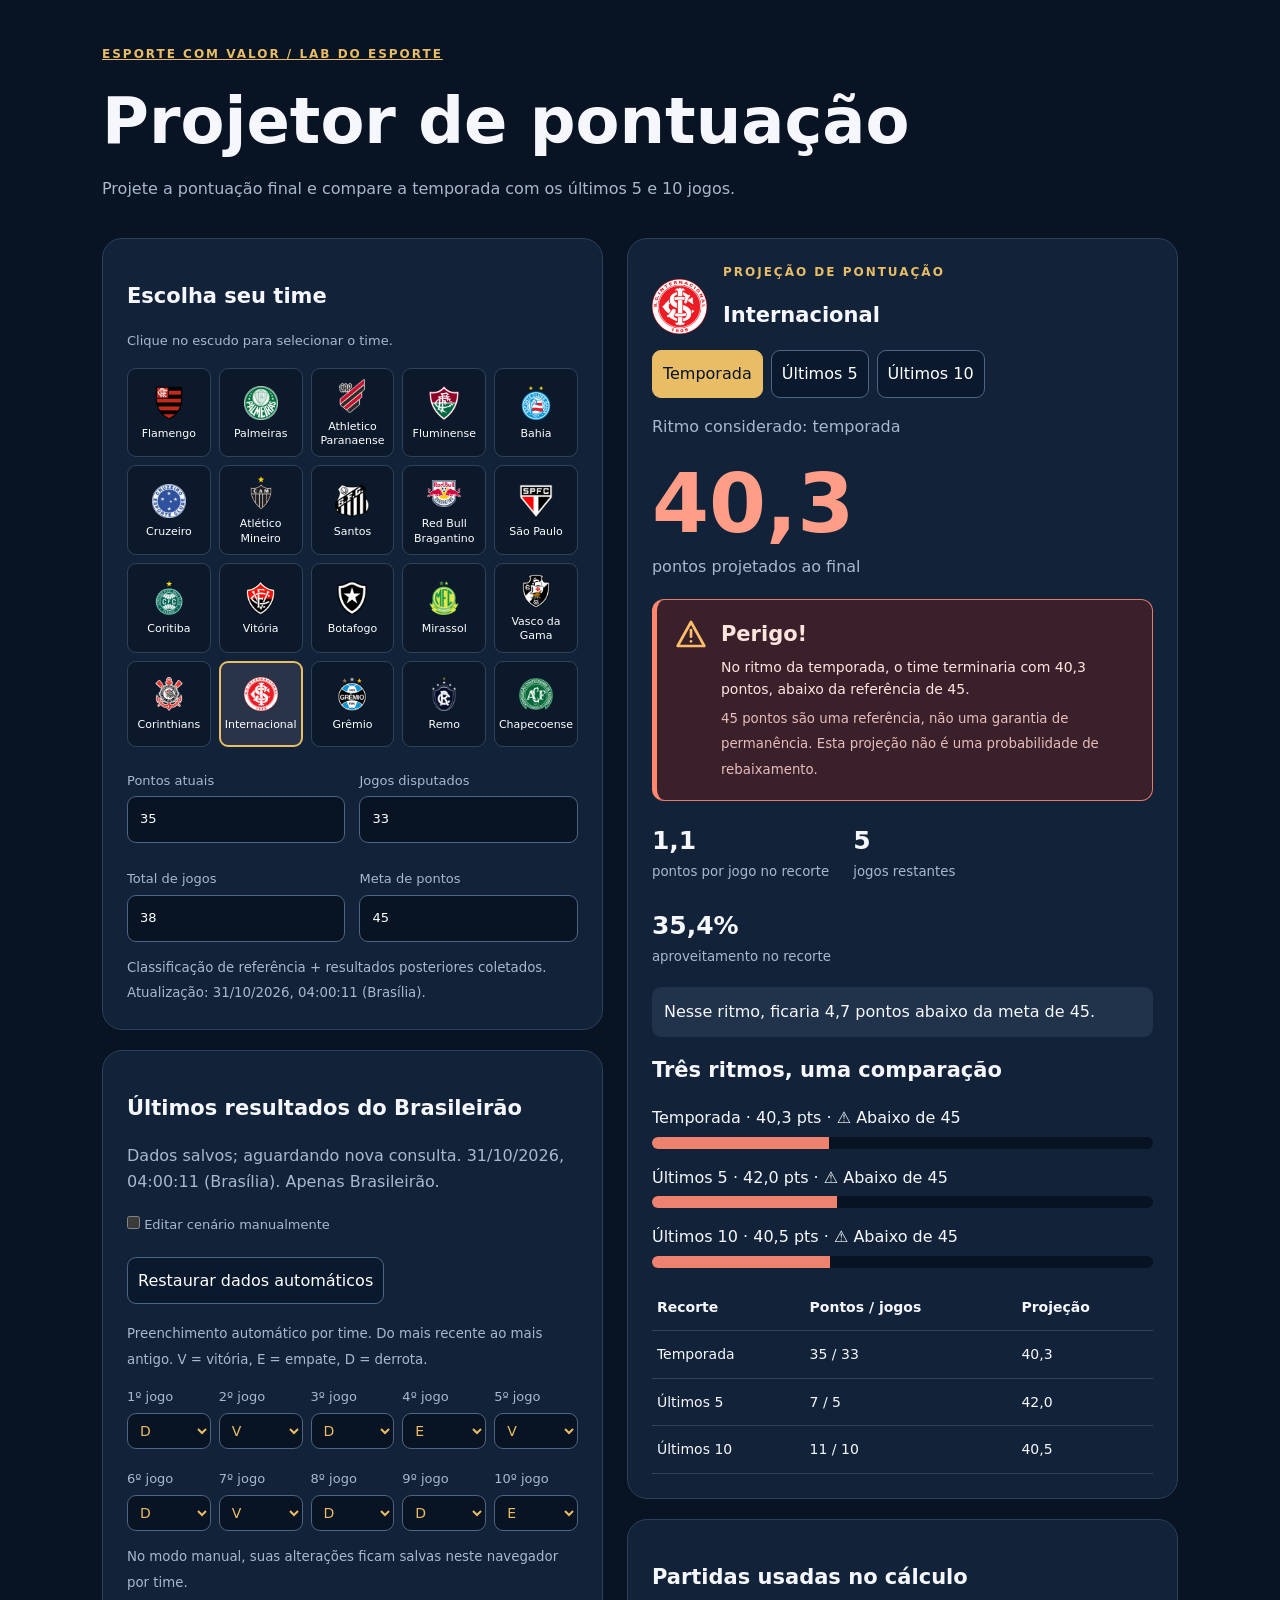
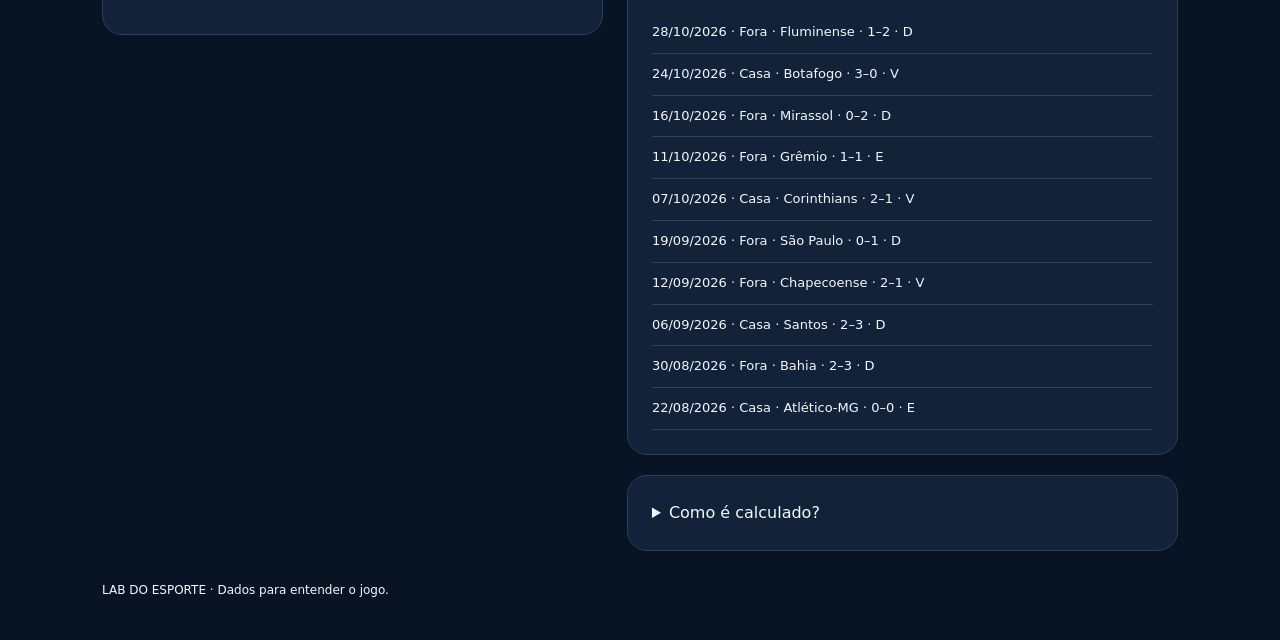
<file: projetor.html>
<!doctype html><html lang="pt-BR"><meta charset="utf-8"><meta name="viewport" content="width=device-width,initial-scale=1"><title>Projetor de pontuação · Esporte com Valor</title><meta name="description" content="Compare a projeção de pontos pelo ritmo da temporada e dos últimos 5 ou 10 jogos."><style>
:root{color-scheme:dark;font:16px/1.6 system-ui;--gold:#e8bd65;--muted:#a8b9ce}*{box-sizing:border-box}body{margin:0;background:#081323;color:#f5f7fc}main{max-width:1120px;margin:auto;padding:40px 22px}a,.brand{color:var(--gold)}.brand{font-size:12px;font-weight:800;letter-spacing:2px}h1{font-size:clamp(36px,6vw,64px);line-height:1.1;margin:20px 0}h2{font-size:21px}p,.muted,small{color:var(--muted)}.grid{display:grid;grid-template-columns:1fr 1.1fr;gap:24px}.panel{background:#112239;border:1px solid #2c405b;padding:24px;border-radius:20px;margin-top:20px}.teams{display:grid;grid-template-columns:repeat(5,minmax(0,1fr));gap:8px;margin:16px 0 24px}.team{min-width:0;min-height:86px;padding:10px 3px 8px;background:#0b192b;border:1px solid #30415a;color:#fff;font-size:11px;line-height:1.3;overflow-wrap:anywhere}.team img{display:block;width:34px;height:34px;object-fit:contain;margin:0 auto 7px}.team[aria-pressed="true"]{border:2px solid #e8bd65;background:#293449}.team:hover{background:#20334b}.fields{display:grid;grid-template-columns:1fr 1fr;gap:14px}label{font-size:13px;color:var(--muted)}input,select{width:100%;padding:12px;margin:5px 0 12px;background:#081323;border:1px solid #4d6582;border-radius:9px;color:white;font:inherit}button{font:inherit;cursor:pointer;border:1px solid #4d6582;background:#0a192d;color:white;border-radius:9px;padding:10px}button:focus-visible,input:focus-visible,select:focus-visible{outline:3px solid var(--gold)}.tabs{display:flex;gap:8px;flex-wrap:wrap}.tabs button[aria-pressed=true]{background:var(--gold);color:#081323;border-color:var(--gold)}.hero{display:flex;align-items:center;gap:16px}.hero img{height:55px;width:55px;object-fit:contain}.big{font-size:82px;line-height:1.2;font-weight:850;color:var(--gold)}.stats{display:flex;gap:24px;flex-wrap:wrap;margin:20px 0}.stats strong{display:block;font-size:25px}.stats small{display:block}.games{display:grid;grid-template-columns:repeat(5,1fr);gap:8px}.games select:disabled{opacity:1;color:#e8bd65}.history-row{padding:10px 0;border-bottom:1px solid #30435d;font-size:13px}.games select{font-size:14px;padding:8px}.track{height:12px;background:#071222;border-radius:8px;overflow:hidden;margin:6px 0 16px}.bar{height:100%;background:var(--gold)}.line{display:flex;justify-content:space-between;gap:12px}.notice{padding:12px;background:#20334b;border-radius:9px}.danger{display:flex;gap:14px;align-items:flex-start;margin:20px 0;padding:18px;border:1px solid #e57c69;border-left:5px solid #ff876e;border-radius:12px;background:#3a202b;color:#ffe4dd}.danger[hidden]{display:none}.danger svg{width:32px;height:32px;flex-shrink:0;color:#ffbf69}.danger strong{display:block;font-size:21px}.danger p{color:#ffe4dd;margin:4px 0;font-size:14px}.danger small{color:#e6bdba}.error{color:#ffb0b0}table{width:100%;border-collapse:collapse;font-size:14px}td,th{text-align:left;border-bottom:1px solid #30435d;padding:12px 5px}footer{font-size:12px;margin-top:30px}details{margin-top:20px}@media(max-width:760px){.grid{grid-template-columns:1fr}main{padding:25px 16px}.panel{padding:18px}.big{font-size:68px}}
</style><main><header><a class="brand" href="https://esportecomvalor.wordpress.com/">ESPORTE COM VALOR / LAB DO ESPORTE</a><h1>Projetor de pontuação</h1><p>Projete a pontuação final e compare a temporada com os últimos 5 e 10 jogos.</p></header><div class="grid"><section><div class="panel"><h2>Escolha seu time</h2><p class="muted" style="font-size:13px">Clique no escudo para selecionar o time.</p><select id="team" hidden aria-label="Time selecionado"></select><div id="teams" class="teams" role="group" aria-label="Escolher time"></div><div class="fields"><label>Pontos atuais<input id="points" type="number" min="0"></label><label>Jogos disputados<input id="played" type="number" min="0"></label><label>Total de jogos<input id="total" type="number" min="1" value="38"></label><label>Meta de pontos<input id="target" type="number" min="1" value="45"></label></div><small id="origin"></small></div><div class="panel"><h2>Últimos resultados do Brasileirão</h2><p id="sync" role="status">Carregando dados salvos…</p><label><input id="manualMode" type="checkbox" style="width:auto"> Editar cenário manualmente</label><p><button id="restore">Restaurar dados automáticos</button></p><p><small>Preenchimento automático por time. Do mais recente ao mais antigo. V = vitória, E = empate, D = derrota.</small></p><div id="games" class="games"></div><small>No modo manual, suas alterações ficam salvas neste navegador por time.</small><p id="error" class="error" role="alert"></p><button id="clear" hidden>Limpar resultados deste time</button></div></section><section><div class="panel" aria-live="polite"><div class="hero"><img id="badge" alt=""><div><div class="brand">PROJEÇÃO DE PONTUAÇÃO</div><h2 id="name"></h2></div></div><div class="tabs" id="tabs"><button data-mode="season" aria-pressed="true">Temporada</button><button data-mode="5" aria-pressed="false">Últimos 5</button><button data-mode="10" aria-pressed="false">Últimos 10</button></div><p id="caption"></p><div class="big" id="projection">—</div><div class="muted">pontos projetados ao final</div><div id="danger" class="danger" hidden role="status"><svg viewBox="0 0 24 24" fill="none" aria-hidden="true"><path d="M12 3 22 21H2L12 3Z" stroke="currentColor" stroke-width="2" stroke-linejoin="round"/><path d="M12 9v5" stroke="currentColor" stroke-width="2" stroke-linecap="round"/><circle cx="12" cy="17.5" r="1" fill="currentColor"/></svg><div><strong>Perigo!</strong><p id="dangerText"></p><small>45 pontos são uma referência, não uma garantia de permanência. Esta projeção não é uma probabilidade de rebaixamento.</small></div></div><div class="stats"><div><strong id="ppg">—</strong><small>pontos por jogo no recorte</small></div><div><strong id="remaining">—</strong><small>jogos restantes</small></div><div><strong id="rate">—</strong><small>aproveitamento no recorte</small></div></div><div id="message" class="notice"></div><h2>Três ritmos, uma comparação</h2><div id="comparison"></div><table><thead><tr><th>Recorte</th><th>Pontos / jogos</th><th>Projeção</th></tr></thead><tbody id="rows"></tbody></table></div><div class="panel"><h2>Partidas usadas no cálculo</h2><div id="history"></div></div><details class="panel"><summary>Como é calculado?</summary><p>Projeção = pontos atuais + (pontos por jogo no recorte × jogos restantes). Vitória vale 3 pontos, empate 1 e derrota 0.</p><p>O resultado decimal representa uma média matemática. Não considera adversários, mando ou lesões e não é uma probabilidade nem uma previsão garantida. A meta é uma referência escolhida por você.</p><p>Os resultados são extraídos do HTML público do Flashscore e ordenados pela data da partida, incluindo jogos adiados na data em que foram disputados. Apenas partidas encerradas da Série A 2026 são consideradas. Os recortes são calculados a partir dos placares, sem depender da tabela visual de forma. A coleta é executada pela rotina do GitHub a cada 30 minutos entre 14h e 2h de Brasília. A fonte e o agendador podem apresentar atrasos. Se a fonte falhar, a última coleta disponível permanece identificada pela data. A classificação parte da referência de 17/10/2026 e soma os resultados posteriores identificados.</p><a id="source" target="_blank" rel="noopener">Fonte da classificação: Wikipédia, colaboradores · CC BY-SA 4.0</a><p><a href="https://www.flashscore.com.br/futebol/brasil/brasileirao-serie-a/classificacao/hdLUdQGi/forma/geral/5/" target="_blank" rel="noopener">Resultados: Flashscore · Brasileirão Série A</a></p></details></section></div><footer>LAB DO ESPORTE · Dados para entender o jogo.</footer></main><script>const badges={"118":"[data-uri]","119":"[data-uri]","120":"[data-uri]","121":"[data-uri]","124":"[data-uri]","126":"[data-uri]","127":"[data-uri]","128":"[data-uri]","130":"[data-uri]","131":"[data-uri]","132":"[data-uri]","133":"[data-uri]","134":"[data-uri]","135":"[data-uri]","136":"[data-uri]","147":"[data-uri]","794":"[data-uri]","1062":"[data-uri]","1198":"[data-uri]","7848":"[data-uri]"};
const reference={
  "league": 71,
  "season": 2026,
  "fetchedAt": "2026-10-17T16:19:18.471956+00:00",
  "sourceUpdatedAt": null,
  "source": "Wikipédia — colaboradores do artigo",
  "sourceUrl": "https://pt.wikipedia.org/wiki/Campeonato_Brasileiro_de_Futebol_de_2026_-_S%C3%A9rie_A",
  "sourceHistoryUrl": "https://pt.wikipedia.org/wiki/Campeonato_Brasileiro_de_Futebol_de_2026_-_S%C3%A9rie_A?action=history",
  "sourceRevision": "73228891",
  "license": "CC BY-SA 4.0",
  "licenseUrl": "https://creativecommons.org/licenses/by-sa/4.0/",
  "notice": "Extração e normalização dos pontos e jogos da tabela comunitária. A data de consulta não garante atualização após cada partida.",
  "teams": [
    {
      "id": 127,
      "name": "Flamengo",
      "points": 64,
      "played": 30
    },
    {
      "id": 121,
      "name": "Palmeiras",
      "points": 63,
      "played": 30
    },
    {
      "id": 134,
      "name": "Athletico Paranaense",
      "points": 53,
      "played": 30
    },
    {
      "id": 124,
      "name": "Fluminense",
      "points": 51,
      "played": 30
    },
    {
      "id": 118,
      "name": "Bahia",
      "points": 49,
      "played": 30
    },
    {
      "id": 135,
      "name": "Cruzeiro",
      "points": 48,
      "played": 30
    },
    {
      "id": 1062,
      "name": "Atlético Mineiro",
      "points": 47,
      "played": 30
    },
    {
      "id": 128,
      "name": "Santos",
      "points": 42,
      "played": 30
    },
    {
      "id": 794,
      "name": "Red Bull Bragantino",
      "points": 40,
      "played": 30
    },
    {
      "id": 126,
      "name": "São Paulo",
      "points": 39,
      "played": 30
    },
    {
      "id": 147,
      "name": "Coritiba",
      "points": 39,
      "played": 30
    },
    {
      "id": 136,
      "name": "Vitória",
      "points": 36,
      "played": 30
    },
    {
      "id": 120,
      "name": "Botafogo",
      "points": 36,
      "played": 30
    },
    {
      "id": 7848,
      "name": "Mirassol",
      "points": 36,
      "played": 31
    },
    {
      "id": 133,
      "name": "Vasco da Gama",
      "points": 35,
      "played": 29
    },
    {
      "id": 131,
      "name": "Corinthians",
      "points": 32,
      "played": 30
    },
    {
      "id": 119,
      "name": "Internacional",
      "points": 32,
      "played": 31
    },
    {
      "id": 130,
      "name": "Grêmio",
      "points": 31,
      "played": 30
    },
    {
      "id": 1198,
      "name": "Remo",
      "points": 25,
      "played": 30
    },
    {
      "id": 132,
      "name": "Chapecoense",
      "points": 18,
      "played": 29
    }
  ]
}
;
const initialForm={"fetchedAt": "2026-10-17T19:07:54.992Z", "sourceUrl": "https://www.flashscore.com.br/futebol/brasil/brasileirao-serie-a/classificacao/hdLUdQGi/forma/geral/5/", "teams": [{"id": 127, "name": "Flamengo", "points": 64, "played": 30, "lastMatchId": "OrXc0lNq", "lastMatchDate": 1791750600000, "recent": [{"id": "OrXc0lNq", "date": 1791750600000, "home": "Flamengo", "away": "Fluminense", "hg": 1, "ag": 0, "round": "Rodada 30", "points": 3, "opponent": "Fluminense", "venue": "Casa", "score": "1–0"}, {"id": "QRDzcFGi", "date": 1791498600000, "home": "Santos", "away": "Flamengo", "hg": 2, "ag": 2, "round": "Rodada 29", "points": 1, "opponent": "Santos", "venue": "Fora", "score": "2–2"}, {"id": "GGUgrep1", "date": 1789939800000, "home": "Flamengo", "away": "Red Bull Bragantino", "hg": 2, "ag": 1, "round": "Rodada 28", "points": 3, "opponent": "Red Bull Bragantino", "venue": "Casa", "score": "2–1"}, {"id": "8GAxJvHk", "date": 1789331400000, "home": "Flamengo", "away": "Corinthians", "hg": 2, "ag": 1, "round": "Rodada 27", "points": 3, "opponent": "Corinthians", "venue": "Casa", "score": "2–1"}, {"id": "CpP6O0gS", "date": 1788721200000, "home": "Remo", "away": "Flamengo", "hg": 0, "ag": 1, "round": "Rodada 26", "points": 3, "opponent": "Remo", "venue": "Fora", "score": "1–0"}, {"id": "QeX6IHJ8", "date": 1788388200000, "home": "Flamengo", "away": "Mirassol", "hg": 2, "ag": 0, "round": "Rodada 4", "points": 3, "opponent": "Mirassol", "venue": "Casa", "score": "2–0"}, {"id": "0lfWpf56", "date": 1788116400000, "home": "Flamengo", "away": "Botafogo", "hg": 3, "ag": 0, "round": "Rodada 25", "points": 3, "opponent": "Botafogo", "venue": "Casa", "score": "3–0"}, {"id": "n3LkYGL0", "date": 1787441400000, "home": "Cruzeiro", "away": "Flamengo", "hg": 2, "ag": 1, "round": "Rodada 24", "points": 0, "opponent": "Cruzeiro", "venue": "Fora", "score": "1–2"}, {"id": "p2c2s0sH", "date": 1786915800000, "home": "Mirassol", "away": "Flamengo", "hg": 1, "ag": 5, "round": "Rodada 23", "points": 3, "opponent": "Mirassol", "venue": "Fora", "score": "5–1"}, {"id": "IiNB3paC", "date": 1786314600000, "home": "Flamengo", "away": "Vitória", "hg": 2, "ag": 0, "round": "Rodada 22", "points": 3, "opponent": "Vitória", "venue": "Casa", "score": "2–0"}]}, {"id": 121, "name": "Palmeiras", "points": 63, "played": 30, "lastMatchId": "8W61K9EF", "lastMatchDate": 1791750600000, "recent": [{"id": "8W61K9EF", "date": 1791750600000, "home": "Palmeiras", "away": "Corinthians", "hg": 4, "ag": 1, "round": "Rodada 30", "points": 3, "opponent": "Corinthians", "venue": "Casa", "score": "4–1"}, {"id": "Mg7qego4", "date": 1791505800000, "home": "Palmeiras", "away": "Bahia", "hg": 1, "ag": 0, "round": "Rodada 29", "points": 3, "opponent": "Bahia", "venue": "Casa", "score": "1–0"}, {"id": "C6IotQKU", "date": 1789912800000, "home": "Grêmio", "away": "Palmeiras", "hg": 0, "ag": 0, "round": "Rodada 28", "points": 1, "opponent": "Grêmio", "venue": "Fora", "score": "0–0"}, {"id": "jyptw08L", "date": 1789248600000, "home": "Palmeiras", "away": "São Paulo", "hg": 2, "ag": 0, "round": "Rodada 27", "points": 3, "opponent": "São Paulo", "venue": "Casa", "score": "2–0"}, {"id": "tSBMi2Ij", "date": 1788730200000, "home": "Botafogo", "away": "Palmeiras", "hg": 0, "ag": 0, "round": "Rodada 26", "points": 1, "opponent": "Botafogo", "venue": "Fora", "score": "0–0"}, {"id": "EiK5agKa", "date": 1788125400000, "home": "Mirassol", "away": "Palmeiras", "hg": 1, "ag": 1, "round": "Rodada 25", "points": 1, "opponent": "Mirassol", "venue": "Fora", "score": "1–1"}, {"id": "MLyBuaTQ", "date": 1787511600000, "home": "Palmeiras", "away": "Vasco", "hg": 4, "ag": 1, "points": 3, "opponent": "Vasco", "venue": "Casa", "score": "4–1"}, {"id": "QisTS0SN", "date": 1786822200000, "home": "Fluminense", "away": "Palmeiras", "hg": 3, "ag": 2, "round": "Rodada 23", "points": 0, "opponent": "Fluminense", "venue": "Fora", "score": "2–3"}, {"id": "zqMUJ5qg", "date": 1786302000000, "home": "Palmeiras", "away": "Internacional", "hg": 0, "ag": 0, "round": "Rodada 22", "points": 1, "opponent": "Internacional", "venue": "Casa", "score": "0–0"}, {"id": "lCVf7Sam", "date": 1785371400000, "home": "Vitória", "away": "Palmeiras", "hg": 0, "ag": 4, "round": "Rodada 21", "points": 3, "opponent": "Vitória", "venue": "Fora", "score": "4–0"}]}, {"id": 134, "name": "Athletico Paranaense", "points": 53, "played": 30, "lastMatchId": "EkcGEvrf", "lastMatchDate": 1791844200000, "recent": [{"id": "EkcGEvrf", "date": 1791844200000, "home": "Chapecoense", "away": "Athletico-PR", "hg": 1, "ag": 4, "points": 3, "opponent": "Chapecoense", "venue": "Fora", "score": "4–1"}, {"id": "QmkB9h0c", "date": 1791500400000, "home": "Athletico-PR", "away": "Atlético-MG", "hg": 2, "ag": 2, "round": "Rodada 29", "points": 1, "opponent": "Atlético-MG", "venue": "Casa", "score": "2–2"}, {"id": "h0zfpxXo", "date": 1789943400000, "home": "Athletico-PR", "away": "Bahia", "hg": 2, "ag": 1, "round": "Rodada 28", "points": 3, "opponent": "Bahia", "venue": "Casa", "score": "2–1"}, {"id": "Ghn7iaNE", "date": 1789171200000, "home": "Coritiba", "away": "Athletico-PR", "hg": 3, "ag": 3, "round": "Rodada 27", "points": 1, "opponent": "Coritiba", "venue": "Fora", "score": "3–3"}, {"id": "ttie61Xq", "date": 1788721200000, "home": "Cruzeiro", "away": "Athletico-PR", "hg": 3, "ag": 1, "round": "Rodada 26", "points": 0, "opponent": "Cruzeiro", "venue": "Fora", "score": "1–3"}, {"id": "McsXFE4t", "date": 1788098400000, "home": "Athletico-PR", "away": "Fluminense", "hg": 3, "ag": 3, "round": "Rodada 25", "points": 1, "opponent": "Fluminense", "venue": "Casa", "score": "3–3"}, {"id": "YaeGJH67", "date": 1787612400000, "home": "Botafogo", "away": "Athletico-PR", "hg": 2, "ag": 3, "round": "Rodada 24", "points": 3, "opponent": "Botafogo", "venue": "Fora", "score": "3–2"}, {"id": "vJLQsUhc", "date": 1786829400000, "home": "Athletico-PR", "away": "Red Bull Bragantino", "hg": 1, "ag": 1, "round": "Rodada 23", "points": 1, "opponent": "Red Bull Bragantino", "venue": "Casa", "score": "1–1"}, {"id": "UVjULREt", "date": 1786311000000, "home": "Santos", "away": "Athletico-PR", "hg": 0, "ag": 2, "round": "Rodada 22", "points": 3, "opponent": "Santos", "venue": "Fora", "score": "2–0"}, {"id": "jJrlBy1L", "date": 1785450600000, "home": "Corinthians", "away": "Athletico-PR", "hg": 0, "ag": 0, "round": "Rodada 21", "points": 1, "opponent": "Corinthians", "venue": "Fora", "score": "0–0"}]}, {"id": 124, "name": "Fluminense", "points": 51, "played": 30, "lastMatchId": "OrXc0lNq", "lastMatchDate": 1791750600000, "recent": [{"id": "OrXc0lNq", "date": 1791750600000, "home": "Flamengo", "away": "Fluminense", "hg": 1, "ag": 0, "round": "Rodada 30", "points": 0, "opponent": "Flamengo", "venue": "Fora", "score": "0–1"}, {"id": "EmpIvY0N", "date": 1791505800000, "home": "Fluminense", "away": "Coritiba", "hg": 4, "ag": 0, "round": "Rodada 29", "points": 3, "opponent": "Coritiba", "venue": "Casa", "score": "4–0"}, {"id": "dASMoUjg", "date": 1789930800000, "home": "Corinthians", "away": "Fluminense", "hg": 1, "ag": 3, "round": "Rodada 28", "points": 3, "opponent": "Corinthians", "venue": "Fora", "score": "3–1"}, {"id": "IoUKVH0e", "date": 1789239600000, "home": "Atlético-MG", "away": "Fluminense", "hg": 3, "ag": 1, "round": "Rodada 27", "points": 0, "opponent": "Atlético-MG", "venue": "Fora", "score": "1–3"}, {"id": "MwalAAYH", "date": 1788652800000, "home": "Fluminense", "away": "Vasco", "hg": 1, "ag": 0, "points": 3, "opponent": "Vasco", "venue": "Casa", "score": "1–0"}, {"id": "McsXFE4t", "date": 1788098400000, "home": "Athletico-PR", "away": "Fluminense", "hg": 3, "ag": 3, "round": "Rodada 25", "points": 1, "opponent": "Athletico-PR", "venue": "Fora", "score": "3–3"}, {"id": "EcuFLwxe", "date": 1787425200000, "home": "Fluminense", "away": "Remo", "hg": 2, "ag": 1, "round": "Rodada 24", "points": 3, "opponent": "Remo", "venue": "Casa", "score": "2–1"}, {"id": "QisTS0SN", "date": 1786822200000, "home": "Fluminense", "away": "Palmeiras", "hg": 3, "ag": 2, "round": "Rodada 23", "points": 3, "opponent": "Palmeiras", "venue": "Casa", "score": "3–2"}, {"id": "EJGK1OTO", "date": 1786233600000, "home": "Botafogo", "away": "Fluminense", "hg": 1, "ag": 1, "round": "Rodada 22", "points": 1, "opponent": "Botafogo", "venue": "Fora", "score": "1–1"}, {"id": "6V8piG9k", "date": 1785371400000, "home": "Fluminense", "away": "Bahia", "hg": 0, "ag": 0, "round": "Rodada 21", "points": 1, "opponent": "Bahia", "venue": "Casa", "score": "0–0"}]}, {"id": 118, "name": "Bahia", "points": 49, "played": 30, "lastMatchId": "hz97G0Ds", "lastMatchDate": 1791757800000, "recent": [{"id": "hz97G0Ds", "date": 1791757800000, "home": "Bahia", "away": "Mirassol", "hg": 1, "ag": 0, "round": "Rodada 30", "points": 3, "opponent": "Mirassol", "venue": "Casa", "score": "1–0"}, {"id": "Mg7qego4", "date": 1791505800000, "home": "Palmeiras", "away": "Bahia", "hg": 1, "ag": 0, "round": "Rodada 29", "points": 0, "opponent": "Palmeiras", "venue": "Fora", "score": "0–1"}, {"id": "h0zfpxXo", "date": 1789943400000, "home": "Athletico-PR", "away": "Bahia", "hg": 2, "ag": 1, "round": "Rodada 28", "points": 0, "opponent": "Athletico-PR", "venue": "Fora", "score": "1–2"}, {"id": "OIkFkwhR", "date": 1789426800000, "home": "Bahia", "away": "Remo", "hg": 2, "ag": 1, "round": "Rodada 27", "points": 3, "opponent": "Remo", "venue": "Casa", "score": "2–1"}, {"id": "MeAOBN9M", "date": 1788634800000, "home": "Red Bull Bragantino", "away": "Bahia", "hg": 2, "ag": 3, "round": "Rodada 26", "points": 3, "opponent": "Red Bull Bragantino", "venue": "Fora", "score": "3–2"}, {"id": "fBuuEhZh", "date": 1788129000000, "home": "Bahia", "away": "Internacional", "hg": 3, "ag": 2, "round": "Rodada 25", "points": 3, "opponent": "Internacional", "venue": "Casa", "score": "3–2"}, {"id": "67hGlx6s", "date": 1787511600000, "home": "Vitória", "away": "Bahia", "hg": 0, "ag": 2, "round": "Rodada 24", "points": 3, "opponent": "Vitória", "venue": "Fora", "score": "2–0"}, {"id": "tps7Na7r", "date": 1786888800000, "home": "Chapecoense", "away": "Bahia", "hg": 3, "ag": 3, "points": 1, "opponent": "Chapecoense", "venue": "Fora", "score": "3–3"}, {"id": "MapCWrTb", "date": 1786302000000, "home": "Bahia", "away": "Vasco", "hg": 0, "ag": 0, "points": 1, "opponent": "Vasco", "venue": "Casa", "score": "0–0"}, {"id": "6V8piG9k", "date": 1785371400000, "home": "Fluminense", "away": "Bahia", "hg": 0, "ag": 0, "round": "Rodada 21", "points": 1, "opponent": "Fluminense", "venue": "Fora", "score": "0–0"}]}, {"id": 135, "name": "Cruzeiro", "points": 48, "played": 30, "lastMatchId": "vXrY11bl", "lastMatchDate": 1791849600000, "recent": [{"id": "vXrY11bl", "date": 1791849600000, "home": "Red Bull Bragantino", "away": "Cruzeiro", "hg": 4, "ag": 2, "round": "Rodada 30", "points": 0, "opponent": "Red Bull Bragantino", "venue": "Fora", "score": "2–4"}, {"id": "E9LhiBpT", "date": 1791419400000, "home": "Cruzeiro", "away": "São Paulo", "hg": 2, "ag": 0, "round": "Rodada 29", "points": 3, "opponent": "São Paulo", "venue": "Casa", "score": "2–0"}, {"id": "QDY1rG1b", "date": 1789930800000, "home": "Vitória", "away": "Cruzeiro", "hg": 1, "ag": 3, "round": "Rodada 28", "points": 3, "opponent": "Vitória", "venue": "Fora", "score": "3–1"}, {"id": "ULeXvMw9", "date": 1789257600000, "home": "Santos", "away": "Cruzeiro", "hg": 2, "ag": 1, "round": "Rodada 27", "points": 0, "opponent": "Santos", "venue": "Fora", "score": "1–2"}, {"id": "ttie61Xq", "date": 1788721200000, "home": "Cruzeiro", "away": "Athletico-PR", "hg": 3, "ag": 1, "round": "Rodada 26", "points": 3, "opponent": "Athletico-PR", "venue": "Casa", "score": "3–1"}, {"id": "dGmuqYZI", "date": 1788049200000, "home": "Vasco", "away": "Cruzeiro", "hg": 3, "ag": 1, "points": 0, "opponent": "Vasco", "venue": "Fora", "score": "1–3"}, {"id": "n3LkYGL0", "date": 1787441400000, "home": "Cruzeiro", "away": "Flamengo", "hg": 2, "ag": 1, "round": "Rodada 24", "points": 3, "opponent": "Flamengo", "venue": "Casa", "score": "2–1"}, {"id": "ClafqMC4", "date": 1786919400000, "home": "Corinthians", "away": "Cruzeiro", "hg": 1, "ag": 2, "round": "Rodada 23", "points": 3, "opponent": "Corinthians", "venue": "Fora", "score": "2–1"}, {"id": "4ODoGNrI", "date": 1786284000000, "home": "Cruzeiro", "away": "Mirassol", "hg": 3, "ag": 1, "round": "Rodada 22", "points": 3, "opponent": "Mirassol", "venue": "Casa", "score": "3–1"}, {"id": "pt4NPzGE", "date": 1785457800000, "home": "Coritiba", "away": "Cruzeiro", "hg": 0, "ag": 1, "round": "Rodada 21", "points": 3, "opponent": "Coritiba", "venue": "Fora", "score": "1–0"}]}, {"id": 1062, "name": "Atlético Mineiro", "points": 47, "played": 30, "lastMatchId": "zaxs0uT0", "lastMatchDate": 1791745200000, "recent": [{"id": "zaxs0uT0", "date": 1791745200000, "home": "Atlético-MG", "away": "Santos", "hg": 2, "ag": 1, "round": "Rodada 30", "points": 3, "opponent": "Santos", "venue": "Casa", "score": "2–1"}, {"id": "QmkB9h0c", "date": 1791500400000, "home": "Athletico-PR", "away": "Atlético-MG", "hg": 2, "ag": 2, "round": "Rodada 29", "points": 1, "opponent": "Athletico-PR", "venue": "Fora", "score": "2–2"}, {"id": "dKNS3gge", "date": 1791063000000, "home": "Atlético-MG", "away": "Red Bull Bragantino", "hg": 1, "ag": 0, "round": "Rodada 21", "points": 3, "opponent": "Red Bull Bragantino", "venue": "Casa", "score": "1–0"}, {"id": "QkKwrnjI", "date": 1789844400000, "home": "Atlético-MG", "away": "Chapecoense", "hg": 1, "ag": 1, "points": 1, "opponent": "Chapecoense", "venue": "Casa", "score": "1–1"}, {"id": "IoUKVH0e", "date": 1789239600000, "home": "Atlético-MG", "away": "Fluminense", "hg": 3, "ag": 1, "round": "Rodada 27", "points": 3, "opponent": "Fluminense", "venue": "Casa", "score": "3–1"}, {"id": "8Y38F5Ac", "date": 1788643800000, "home": "São Paulo", "away": "Atlético-MG", "hg": 2, "ag": 0, "round": "Rodada 26", "points": 0, "opponent": "São Paulo", "venue": "Fora", "score": "0–2"}, {"id": "z78EcXlC", "date": 1788039000000, "home": "Atlético-MG", "away": "Vitória", "hg": 2, "ag": 1, "round": "Rodada 25", "points": 3, "opponent": "Vitória", "venue": "Casa", "score": "2–1"}, {"id": "KGJcWfjD", "date": 1787434200000, "home": "Internacional", "away": "Atlético-MG", "hg": 0, "ag": 0, "round": "Rodada 24", "points": 1, "opponent": "Internacional", "venue": "Fora", "score": "0–0"}, {"id": "tUjBuvCT", "date": 1786906800000, "home": "Atlético-MG", "away": "Grêmio", "hg": 3, "ag": 0, "round": "Rodada 23", "points": 3, "opponent": "Grêmio", "venue": "Casa", "score": "3–0"}, {"id": "IRwLUMcB", "date": 1786224600000, "home": "Remo", "away": "Atlético-MG", "hg": 2, "ag": 2, "round": "Rodada 22", "points": 1, "opponent": "Remo", "venue": "Fora", "score": "2–2"}]}, {"id": 128, "name": "Santos", "points": 42, "played": 30, "lastMatchId": "zaxs0uT0", "lastMatchDate": 1791745200000, "recent": [{"id": "zaxs0uT0", "date": 1791745200000, "home": "Atlético-MG", "away": "Santos", "hg": 2, "ag": 1, "round": "Rodada 30", "points": 0, "opponent": "Atlético-MG", "venue": "Fora", "score": "1–2"}, {"id": "QRDzcFGi", "date": 1791498600000, "home": "Santos", "away": "Flamengo", "hg": 2, "ag": 2, "round": "Rodada 29", "points": 1, "opponent": "Flamengo", "venue": "Casa", "score": "2–2"}, {"id": "U3fuDcW8", "date": 1790982000000, "home": "São Paulo", "away": "Santos", "hg": 1, "ag": 2, "round": "Rodada 21", "points": 3, "opponent": "São Paulo", "venue": "Fora", "score": "2–1"}, {"id": "MuSAtfWA", "date": 1789853400000, "home": "Remo", "away": "Santos", "hg": 1, "ag": 2, "round": "Rodada 28", "points": 3, "opponent": "Remo", "venue": "Fora", "score": "2–1"}, {"id": "ULeXvMw9", "date": 1789257600000, "home": "Santos", "away": "Cruzeiro", "hg": 2, "ag": 1, "round": "Rodada 27", "points": 3, "opponent": "Cruzeiro", "venue": "Casa", "score": "2–1"}, {"id": "l6f34u2d", "date": 1788721200000, "home": "Internacional", "away": "Santos", "hg": 2, "ag": 3, "round": "Rodada 26", "points": 3, "opponent": "Internacional", "venue": "Fora", "score": "3–2"}, {"id": "8fHc1Fkm", "date": 1788116400000, "home": "Corinthians", "away": "Santos", "hg": 0, "ag": 1, "round": "Rodada 25", "points": 3, "opponent": "Corinthians", "venue": "Fora", "score": "1–0"}, {"id": "06m2sLbE", "date": 1787520600000, "home": "Santos", "away": "Mirassol", "hg": 1, "ag": 1, "round": "Rodada 24", "points": 1, "opponent": "Mirassol", "venue": "Casa", "score": "1–1"}, {"id": "APIaNvjo", "date": 1786906800000, "home": "Vasco", "away": "Santos", "hg": 0, "ag": 3, "points": 3, "opponent": "Vasco", "venue": "Fora", "score": "3–0"}, {"id": "UVjULREt", "date": 1786311000000, "home": "Santos", "away": "Athletico-PR", "hg": 0, "ag": 2, "round": "Rodada 22", "points": 0, "opponent": "Athletico-PR", "venue": "Casa", "score": "0–2"}]}, {"id": 794, "name": "Red Bull Bragantino", "points": 40, "played": 30, "lastMatchId": "vXrY11bl", "lastMatchDate": 1791849600000, "recent": [{"id": "vXrY11bl", "date": 1791849600000, "home": "Red Bull Bragantino", "away": "Cruzeiro", "hg": 4, "ag": 2, "round": "Rodada 30", "points": 3, "opponent": "Cruzeiro", "venue": "Casa", "score": "4–2"}, {"id": "f75igXFG", "date": 1791412200000, "home": "Red Bull Bragantino", "away": "Mirassol", "hg": 1, "ag": 1, "round": "Rodada 29", "points": 1, "opponent": "Mirassol", "venue": "Casa", "score": "1–1"}, {"id": "dKNS3gge", "date": 1791063000000, "home": "Atlético-MG", "away": "Red Bull Bragantino", "hg": 1, "ag": 0, "round": "Rodada 21", "points": 0, "opponent": "Atlético-MG", "venue": "Fora", "score": "0–1"}, {"id": "GGUgrep1", "date": 1789939800000, "home": "Flamengo", "away": "Red Bull Bragantino", "hg": 2, "ag": 1, "round": "Rodada 28", "points": 0, "opponent": "Flamengo", "venue": "Fora", "score": "1–2"}, {"id": "4r4oHIo2", "date": 1789255800000, "home": "Botafogo", "away": "Red Bull Bragantino", "hg": 1, "ag": 1, "round": "Rodada 27", "points": 1, "opponent": "Botafogo", "venue": "Fora", "score": "1–1"}, {"id": "MeAOBN9M", "date": 1788634800000, "home": "Red Bull Bragantino", "away": "Bahia", "hg": 2, "ag": 3, "round": "Rodada 26", "points": 0, "opponent": "Bahia", "venue": "Casa", "score": "2–3"}, {"id": "lAzR6ySP", "date": 1788044400000, "home": "São Paulo", "away": "Red Bull Bragantino", "hg": 2, "ag": 1, "round": "Rodada 25", "points": 0, "opponent": "São Paulo", "venue": "Fora", "score": "1–2"}, {"id": "h4Stzwil", "date": 1787511600000, "home": "Red Bull Bragantino", "away": "Grêmio", "hg": 1, "ag": 0, "round": "Rodada 24", "points": 3, "opponent": "Grêmio", "venue": "Casa", "score": "1–0"}, {"id": "vJLQsUhc", "date": 1786829400000, "home": "Athletico-PR", "away": "Red Bull Bragantino", "hg": 1, "ag": 1, "round": "Rodada 23", "points": 1, "opponent": "Athletico-PR", "venue": "Fora", "score": "1–1"}, {"id": "r9PxIqE5", "date": 1786311000000, "home": "Red Bull Bragantino", "away": "Corinthians", "hg": 0, "ag": 2, "round": "Rodada 22", "points": 0, "opponent": "Corinthians", "venue": "Casa", "score": "0–2"}]}, {"id": 126, "name": "São Paulo", "points": 39, "played": 30, "lastMatchId": "nHIhMVq3", "lastMatchDate": 1791676800000, "recent": [{"id": "nHIhMVq3", "date": 1791676800000, "home": "São Paulo", "away": "Vitória", "hg": 2, "ag": 1, "round": "Rodada 30", "points": 3, "opponent": "Vitória", "venue": "Casa", "score": "2–1"}, {"id": "E9LhiBpT", "date": 1791419400000, "home": "Cruzeiro", "away": "São Paulo", "hg": 2, "ag": 0, "round": "Rodada 29", "points": 0, "opponent": "Cruzeiro", "venue": "Fora", "score": "0–2"}, {"id": "U3fuDcW8", "date": 1790982000000, "home": "São Paulo", "away": "Santos", "hg": 1, "ag": 2, "round": "Rodada 21", "points": 0, "opponent": "Santos", "venue": "Casa", "score": "1–2"}, {"id": "0rZDmjMt", "date": 1789862400000, "home": "São Paulo", "away": "Internacional", "hg": 1, "ag": 0, "round": "Rodada 28", "points": 3, "opponent": "Internacional", "venue": "Casa", "score": "1–0"}, {"id": "jyptw08L", "date": 1789248600000, "home": "Palmeiras", "away": "São Paulo", "hg": 2, "ag": 0, "round": "Rodada 27", "points": 0, "opponent": "Palmeiras", "venue": "Fora", "score": "0–2"}, {"id": "8Y38F5Ac", "date": 1788643800000, "home": "São Paulo", "away": "Atlético-MG", "hg": 2, "ag": 0, "round": "Rodada 26", "points": 3, "opponent": "Atlético-MG", "venue": "Casa", "score": "2–0"}, {"id": "lAzR6ySP", "date": 1788044400000, "home": "São Paulo", "away": "Red Bull Bragantino", "hg": 2, "ag": 1, "round": "Rodada 25", "points": 3, "opponent": "Red Bull Bragantino", "venue": "Casa", "score": "2–1"}, {"id": "SMtPnGzf", "date": 1787520600000, "home": "Chapecoense", "away": "São Paulo", "hg": 1, "ag": 0, "points": 0, "opponent": "Chapecoense", "venue": "Fora", "score": "0–1"}, {"id": "GM5oorrh", "date": 1786838400000, "home": "São Paulo", "away": "Coritiba", "hg": 1, "ag": 1, "round": "Rodada 23", "points": 1, "opponent": "Coritiba", "venue": "Casa", "score": "1–1"}, {"id": "ClHgE1DU", "date": 1786215600000, "home": "Grêmio", "away": "São Paulo", "hg": 2, "ag": 1, "round": "Rodada 22", "points": 0, "opponent": "Grêmio", "venue": "Fora", "score": "1–2"}]}, {"id": 147, "name": "Coritiba", "points": 39, "played": 30, "lastMatchId": "OKIyMMkK", "lastMatchDate": 1791831600000, "recent": [{"id": "OKIyMMkK", "date": 1791831600000, "home": "Coritiba", "away": "Botafogo", "hg": 1, "ag": 1, "round": "Rodada 30", "points": 1, "opponent": "Botafogo", "venue": "Casa", "score": "1–1"}, {"id": "EmpIvY0N", "date": 1791505800000, "home": "Fluminense", "away": "Coritiba", "hg": 4, "ag": 0, "round": "Rodada 29", "points": 0, "opponent": "Fluminense", "venue": "Fora", "score": "0–4"}, {"id": "AFN2tZED", "date": 1789860600000, "home": "Vasco", "away": "Coritiba", "hg": 5, "ag": 0, "points": 0, "opponent": "Vasco", "venue": "Fora", "score": "0–5"}, {"id": "Ghn7iaNE", "date": 1789171200000, "home": "Coritiba", "away": "Athletico-PR", "hg": 3, "ag": 3, "round": "Rodada 27", "points": 1, "opponent": "Athletico-PR", "venue": "Casa", "score": "3–3"}, {"id": "U1XkSrf3", "date": 1788703200000, "home": "Coritiba", "away": "Mirassol", "hg": 1, "ag": 2, "round": "Rodada 26", "points": 0, "opponent": "Mirassol", "venue": "Casa", "score": "1–2"}, {"id": "EDetCW35", "date": 1788217200000, "home": "Remo", "away": "Coritiba", "hg": 2, "ag": 3, "round": "Rodada 25", "points": 3, "opponent": "Remo", "venue": "Fora", "score": "3–2"}, {"id": "zP1pfbrK", "date": 1787524200000, "home": "Coritiba", "away": "Corinthians", "hg": 2, "ag": 1, "round": "Rodada 24", "points": 3, "opponent": "Corinthians", "venue": "Casa", "score": "2–1"}, {"id": "GM5oorrh", "date": 1786838400000, "home": "São Paulo", "away": "Coritiba", "hg": 1, "ag": 1, "round": "Rodada 23", "points": 1, "opponent": "São Paulo", "venue": "Fora", "score": "1–1"}, {"id": "lnn4Y4bn", "date": 1786231800000, "home": "Coritiba", "away": "Chapecoense", "hg": 2, "ag": 1, "points": 3, "opponent": "Chapecoense", "venue": "Casa", "score": "2–1"}, {"id": "pt4NPzGE", "date": 1785457800000, "home": "Coritiba", "away": "Cruzeiro", "hg": 0, "ag": 1, "round": "Rodada 21", "points": 0, "opponent": "Cruzeiro", "venue": "Casa", "score": "0–1"}]}, {"id": 136, "name": "Vitória", "points": 36, "played": 30, "lastMatchId": "nHIhMVq3", "lastMatchDate": 1791676800000, "recent": [{"id": "nHIhMVq3", "date": 1791676800000, "home": "São Paulo", "away": "Vitória", "hg": 2, "ag": 1, "round": "Rodada 30", "points": 0, "opponent": "São Paulo", "venue": "Fora", "score": "1–2"}, {"id": "YDhJ7WU9", "date": 1791414000000, "home": "Vitória", "away": "Chapecoense", "hg": 4, "ag": 0, "points": 3, "opponent": "Chapecoense", "venue": "Casa", "score": "4–0"}, {"id": "QDY1rG1b", "date": 1789930800000, "home": "Vitória", "away": "Cruzeiro", "hg": 1, "ag": 3, "round": "Rodada 28", "points": 0, "opponent": "Cruzeiro", "venue": "Casa", "score": "1–3"}, {"id": "MJzCXwWr", "date": 1789326000000, "home": "Mirassol", "away": "Vitória", "hg": 2, "ag": 2, "round": "Rodada 27", "points": 1, "opponent": "Mirassol", "venue": "Fora", "score": "2–2"}, {"id": "GIVcQMOF", "date": 1788822000000, "home": "Vitória", "away": "Grêmio", "hg": 1, "ag": 0, "round": "Rodada 26", "points": 3, "opponent": "Grêmio", "venue": "Casa", "score": "1–0"}, {"id": "z78EcXlC", "date": 1788039000000, "home": "Atlético-MG", "away": "Vitória", "hg": 2, "ag": 1, "round": "Rodada 25", "points": 0, "opponent": "Atlético-MG", "venue": "Fora", "score": "1–2"}, {"id": "67hGlx6s", "date": 1787511600000, "home": "Vitória", "away": "Bahia", "hg": 0, "ag": 2, "round": "Rodada 24", "points": 0, "opponent": "Bahia", "venue": "Casa", "score": "0–2"}, {"id": "nqPYu8N9", "date": 1786915800000, "home": "Vitória", "away": "Botafogo", "hg": 1, "ag": 0, "round": "Rodada 23", "points": 3, "opponent": "Botafogo", "venue": "Casa", "score": "1–0"}, {"id": "IiNB3paC", "date": 1786314600000, "home": "Flamengo", "away": "Vitória", "hg": 2, "ag": 0, "round": "Rodada 22", "points": 0, "opponent": "Flamengo", "venue": "Fora", "score": "0–2"}, {"id": "lCVf7Sam", "date": 1785371400000, "home": "Vitória", "away": "Palmeiras", "hg": 0, "ag": 4, "round": "Rodada 21", "points": 0, "opponent": "Palmeiras", "venue": "Casa", "score": "0–4"}]}, {"id": 120, "name": "Botafogo", "points": 36, "played": 30, "lastMatchId": "OKIyMMkK", "lastMatchDate": 1791831600000, "recent": [{"id": "OKIyMMkK", "date": 1791831600000, "home": "Coritiba", "away": "Botafogo", "hg": 1, "ag": 1, "round": "Rodada 30", "points": 1, "opponent": "Coritiba", "venue": "Fora", "score": "1–1"}, {"id": "bLLlZBOp", "date": 1791415800000, "home": "Botafogo", "away": "Vasco", "hg": 1, "ag": 2, "points": 0, "opponent": "Vasco", "venue": "Casa", "score": "1–2"}, {"id": "4zWUq8L5", "date": 1789848000000, "home": "Mirassol", "away": "Botafogo", "hg": 2, "ag": 0, "round": "Rodada 28", "points": 0, "opponent": "Mirassol", "venue": "Fora", "score": "0–2"}, {"id": "2c2gkfv2", "date": 1789597800000, "home": "Botafogo", "away": "Grêmio", "hg": 3, "ag": 2, "round": "Rodada 21", "points": 3, "opponent": "Grêmio", "venue": "Casa", "score": "3–2"}, {"id": "4r4oHIo2", "date": 1789255800000, "home": "Botafogo", "away": "Red Bull Bragantino", "hg": 1, "ag": 1, "round": "Rodada 27", "points": 1, "opponent": "Red Bull Bragantino", "venue": "Casa", "score": "1–1"}, {"id": "tSBMi2Ij", "date": 1788730200000, "home": "Botafogo", "away": "Palmeiras", "hg": 0, "ag": 0, "round": "Rodada 26", "points": 1, "opponent": "Palmeiras", "venue": "Casa", "score": "0–0"}, {"id": "0lfWpf56", "date": 1788116400000, "home": "Flamengo", "away": "Botafogo", "hg": 3, "ag": 0, "round": "Rodada 25", "points": 0, "opponent": "Flamengo", "venue": "Fora", "score": "0–3"}, {"id": "YaeGJH67", "date": 1787612400000, "home": "Botafogo", "away": "Athletico-PR", "hg": 2, "ag": 3, "round": "Rodada 24", "points": 0, "opponent": "Athletico-PR", "venue": "Casa", "score": "2–3"}, {"id": "nqPYu8N9", "date": 1786915800000, "home": "Vitória", "away": "Botafogo", "hg": 1, "ag": 0, "round": "Rodada 23", "points": 0, "opponent": "Vitória", "venue": "Fora", "score": "0–1"}, {"id": "EJGK1OTO", "date": 1786233600000, "home": "Botafogo", "away": "Fluminense", "hg": 1, "ag": 1, "round": "Rodada 22", "points": 1, "opponent": "Fluminense", "venue": "Casa", "score": "1–1"}]}, {"id": 7848, "name": "Mirassol", "points": 36, "played": 31, "lastMatchId": "0MmjRHRa", "lastMatchDate": 1792191600000, "recent": [{"id": "0MmjRHRa", "date": 1792191600000, "home": "Mirassol", "away": "Internacional", "hg": 2, "ag": 0, "round": "Rodada 31", "points": 3, "opponent": "Internacional", "venue": "Casa", "score": "2–0"}, {"id": "hz97G0Ds", "date": 1791757800000, "home": "Bahia", "away": "Mirassol", "hg": 1, "ag": 0, "round": "Rodada 30", "points": 0, "opponent": "Bahia", "venue": "Fora", "score": "0–1"}, {"id": "f75igXFG", "date": 1791412200000, "home": "Red Bull Bragantino", "away": "Mirassol", "hg": 1, "ag": 1, "round": "Rodada 29", "points": 1, "opponent": "Red Bull Bragantino", "venue": "Fora", "score": "1–1"}, {"id": "4zWUq8L5", "date": 1789848000000, "home": "Mirassol", "away": "Botafogo", "hg": 2, "ag": 0, "round": "Rodada 28", "points": 3, "opponent": "Botafogo", "venue": "Casa", "score": "2–0"}, {"id": "MJzCXwWr", "date": 1789326000000, "home": "Mirassol", "away": "Vitória", "hg": 2, "ag": 2, "round": "Rodada 27", "points": 1, "opponent": "Vitória", "venue": "Casa", "score": "2–2"}, {"id": "U1XkSrf3", "date": 1788703200000, "home": "Coritiba", "away": "Mirassol", "hg": 1, "ag": 2, "round": "Rodada 26", "points": 3, "opponent": "Coritiba", "venue": "Fora", "score": "2–1"}, {"id": "QeX6IHJ8", "date": 1788388200000, "home": "Flamengo", "away": "Mirassol", "hg": 2, "ag": 0, "round": "Rodada 4", "points": 0, "opponent": "Flamengo", "venue": "Fora", "score": "0–2"}, {"id": "EiK5agKa", "date": 1788125400000, "home": "Mirassol", "away": "Palmeiras", "hg": 1, "ag": 1, "round": "Rodada 25", "points": 1, "opponent": "Palmeiras", "venue": "Casa", "score": "1–1"}, {"id": "06m2sLbE", "date": 1787520600000, "home": "Santos", "away": "Mirassol", "hg": 1, "ag": 1, "round": "Rodada 24", "points": 1, "opponent": "Santos", "venue": "Fora", "score": "1–1"}, {"id": "p2c2s0sH", "date": 1786915800000, "home": "Mirassol", "away": "Flamengo", "hg": 1, "ag": 5, "round": "Rodada 23", "points": 0, "opponent": "Flamengo", "venue": "Casa", "score": "1–5"}]}, {"id": 133, "name": "Vasco da Gama", "points": 35, "played": 29, "lastMatchId": "KAQ6bSid", "lastMatchDate": 1791666000000, "recent": [{"id": "KAQ6bSid", "date": 1791666000000, "home": "Vasco", "away": "Remo", "hg": 0, "ag": 0, "points": 1, "opponent": "Remo", "venue": "Casa", "score": "0–0"}, {"id": "bLLlZBOp", "date": 1791415800000, "home": "Botafogo", "away": "Vasco", "hg": 1, "ag": 2, "points": 3, "opponent": "Botafogo", "venue": "Fora", "score": "2–1"}, {"id": "AFN2tZED", "date": 1789860600000, "home": "Vasco", "away": "Coritiba", "hg": 5, "ag": 0, "points": 3, "opponent": "Coritiba", "venue": "Casa", "score": "5–0"}, {"id": "jaSSTeV7", "date": 1789239600000, "home": "Grêmio", "away": "Vasco", "hg": 1, "ag": 2, "points": 3, "opponent": "Grêmio", "venue": "Fora", "score": "2–1"}, {"id": "MwalAAYH", "date": 1788652800000, "home": "Fluminense", "away": "Vasco", "hg": 1, "ag": 0, "points": 0, "opponent": "Fluminense", "venue": "Fora", "score": "0–1"}, {"id": "dGmuqYZI", "date": 1788049200000, "home": "Vasco", "away": "Cruzeiro", "hg": 3, "ag": 1, "points": 3, "opponent": "Cruzeiro", "venue": "Casa", "score": "3–1"}, {"id": "MLyBuaTQ", "date": 1787511600000, "home": "Palmeiras", "away": "Vasco", "hg": 4, "ag": 1, "points": 0, "opponent": "Palmeiras", "venue": "Fora", "score": "1–4"}, {"id": "APIaNvjo", "date": 1786906800000, "home": "Vasco", "away": "Santos", "hg": 0, "ag": 3, "points": 0, "opponent": "Santos", "venue": "Casa", "score": "0–3"}, {"id": "MapCWrTb", "date": 1786302000000, "home": "Bahia", "away": "Vasco", "hg": 0, "ag": 0, "points": 1, "opponent": "Bahia", "venue": "Fora", "score": "0–0"}, {"id": "MPBb0Kn3", "date": 1785022200000, "home": "Vasco", "away": "Mirassol", "hg": 1, "ag": 1, "points": 1, "opponent": "Mirassol", "venue": "Casa", "score": "1–1"}]}, {"id": 131, "name": "Corinthians", "points": 32, "played": 30, "lastMatchId": "8W61K9EF", "lastMatchDate": 1791750600000, "recent": [{"id": "8W61K9EF", "date": 1791750600000, "home": "Palmeiras", "away": "Corinthians", "hg": 4, "ag": 1, "round": "Rodada 30", "points": 0, "opponent": "Palmeiras", "venue": "Fora", "score": "1–4"}, {"id": "phCOok8j", "date": 1791412200000, "home": "Internacional", "away": "Corinthians", "hg": 2, "ag": 1, "round": "Rodada 29", "points": 0, "opponent": "Internacional", "venue": "Fora", "score": "1–2"}, {"id": "dASMoUjg", "date": 1789930800000, "home": "Corinthians", "away": "Fluminense", "hg": 1, "ag": 3, "round": "Rodada 28", "points": 0, "opponent": "Fluminense", "venue": "Casa", "score": "1–3"}, {"id": "8GAxJvHk", "date": 1789331400000, "home": "Flamengo", "away": "Corinthians", "hg": 2, "ag": 1, "round": "Rodada 27", "points": 0, "opponent": "Flamengo", "venue": "Fora", "score": "1–2"}, {"id": "lrCGDquA", "date": 1788733800000, "home": "Corinthians", "away": "Chapecoense", "hg": 1, "ag": 2, "points": 0, "opponent": "Chapecoense", "venue": "Casa", "score": "1–2"}, {"id": "8fHc1Fkm", "date": 1788116400000, "home": "Corinthians", "away": "Santos", "hg": 0, "ag": 1, "round": "Rodada 25", "points": 0, "opponent": "Santos", "venue": "Casa", "score": "0–1"}, {"id": "zP1pfbrK", "date": 1787524200000, "home": "Coritiba", "away": "Corinthians", "hg": 2, "ag": 1, "round": "Rodada 24", "points": 0, "opponent": "Coritiba", "venue": "Fora", "score": "1–2"}, {"id": "ClafqMC4", "date": 1786919400000, "home": "Corinthians", "away": "Cruzeiro", "hg": 1, "ag": 2, "round": "Rodada 23", "points": 0, "opponent": "Cruzeiro", "venue": "Casa", "score": "1–2"}, {"id": "r9PxIqE5", "date": 1786311000000, "home": "Red Bull Bragantino", "away": "Corinthians", "hg": 0, "ag": 2, "round": "Rodada 22", "points": 3, "opponent": "Red Bull Bragantino", "venue": "Fora", "score": "2–0"}, {"id": "jJrlBy1L", "date": 1785450600000, "home": "Corinthians", "away": "Athletico-PR", "hg": 0, "ag": 0, "round": "Rodada 21", "points": 1, "opponent": "Athletico-PR", "venue": "Casa", "score": "0–0"}]}, {"id": 119, "name": "Internacional", "points": 32, "played": 31, "lastMatchId": "0MmjRHRa", "lastMatchDate": 1792191600000, "recent": [{"id": "0MmjRHRa", "date": 1792191600000, "home": "Mirassol", "away": "Internacional", "hg": 2, "ag": 0, "round": "Rodada 31", "points": 0, "opponent": "Mirassol", "venue": "Fora", "score": "0–2"}, {"id": "8CzkbJcD", "date": 1791750600000, "home": "Grêmio", "away": "Internacional", "hg": 1, "ag": 1, "round": "Rodada 30", "points": 1, "opponent": "Grêmio", "venue": "Fora", "score": "1–1"}, {"id": "phCOok8j", "date": 1791412200000, "home": "Internacional", "away": "Corinthians", "hg": 2, "ag": 1, "round": "Rodada 29", "points": 3, "opponent": "Corinthians", "venue": "Casa", "score": "2–1"}, {"id": "0rZDmjMt", "date": 1789862400000, "home": "São Paulo", "away": "Internacional", "hg": 1, "ag": 0, "round": "Rodada 28", "points": 0, "opponent": "São Paulo", "venue": "Fora", "score": "0–1"}, {"id": "8jRopHFl", "date": 1789243200000, "home": "Chapecoense", "away": "Internacional", "hg": 1, "ag": 2, "points": 3, "opponent": "Chapecoense", "venue": "Fora", "score": "2–1"}, {"id": "l6f34u2d", "date": 1788721200000, "home": "Internacional", "away": "Santos", "hg": 2, "ag": 3, "round": "Rodada 26", "points": 0, "opponent": "Santos", "venue": "Casa", "score": "2–3"}, {"id": "fBuuEhZh", "date": 1788129000000, "home": "Bahia", "away": "Internacional", "hg": 3, "ag": 2, "round": "Rodada 25", "points": 0, "opponent": "Bahia", "venue": "Fora", "score": "2–3"}, {"id": "KGJcWfjD", "date": 1787434200000, "home": "Internacional", "away": "Atlético-MG", "hg": 0, "ag": 0, "round": "Rodada 24", "points": 1, "opponent": "Atlético-MG", "venue": "Casa", "score": "0–0"}, {"id": "dfdtzIZj", "date": 1787007600000, "home": "Internacional", "away": "Remo", "hg": 1, "ag": 1, "round": "Rodada 23", "points": 1, "opponent": "Remo", "venue": "Casa", "score": "1–1"}, {"id": "zqMUJ5qg", "date": 1786302000000, "home": "Palmeiras", "away": "Internacional", "hg": 0, "ag": 0, "round": "Rodada 22", "points": 1, "opponent": "Palmeiras", "venue": "Fora", "score": "0–0"}]}, {"id": 130, "name": "Grêmio", "points": 31, "played": 30, "lastMatchId": "8CzkbJcD", "lastMatchDate": 1791750600000, "recent": [{"id": "8CzkbJcD", "date": 1791750600000, "home": "Grêmio", "away": "Internacional", "hg": 1, "ag": 1, "round": "Rodada 30", "points": 1, "opponent": "Internacional", "venue": "Casa", "score": "1–1"}, {"id": "SCoS5AaM", "date": 1791412200000, "home": "Remo", "away": "Grêmio", "hg": 1, "ag": 1, "round": "Rodada 29", "points": 1, "opponent": "Remo", "venue": "Fora", "score": "1–1"}, {"id": "C6IotQKU", "date": 1789912800000, "home": "Grêmio", "away": "Palmeiras", "hg": 0, "ag": 0, "round": "Rodada 28", "points": 1, "opponent": "Palmeiras", "venue": "Casa", "score": "0–0"}, {"id": "2c2gkfv2", "date": 1789597800000, "home": "Botafogo", "away": "Grêmio", "hg": 3, "ag": 2, "round": "Rodada 21", "points": 0, "opponent": "Botafogo", "venue": "Fora", "score": "2–3"}, {"id": "jaSSTeV7", "date": 1789239600000, "home": "Grêmio", "away": "Vasco", "hg": 1, "ag": 2, "points": 0, "opponent": "Vasco", "venue": "Casa", "score": "1–2"}, {"id": "GIVcQMOF", "date": 1788822000000, "home": "Vitória", "away": "Grêmio", "hg": 1, "ag": 0, "round": "Rodada 26", "points": 0, "opponent": "Vitória", "venue": "Fora", "score": "0–1"}, {"id": "rXBMeBJO", "date": 1788125400000, "home": "Grêmio", "away": "Chapecoense", "hg": 3, "ag": 1, "points": 3, "opponent": "Chapecoense", "venue": "Casa", "score": "3–1"}, {"id": "h4Stzwil", "date": 1787511600000, "home": "Red Bull Bragantino", "away": "Grêmio", "hg": 1, "ag": 0, "round": "Rodada 24", "points": 0, "opponent": "Red Bull Bragantino", "venue": "Fora", "score": "0–1"}, {"id": "tUjBuvCT", "date": 1786906800000, "home": "Atlético-MG", "away": "Grêmio", "hg": 3, "ag": 0, "round": "Rodada 23", "points": 0, "opponent": "Atlético-MG", "venue": "Fora", "score": "0–3"}, {"id": "ClHgE1DU", "date": 1786215600000, "home": "Grêmio", "away": "São Paulo", "hg": 2, "ag": 1, "round": "Rodada 22", "points": 3, "opponent": "São Paulo", "venue": "Casa", "score": "2–1"}]}, {"id": 1198, "name": "Remo", "points": 25, "played": 30, "lastMatchId": "KAQ6bSid", "lastMatchDate": 1791666000000, "recent": [{"id": "KAQ6bSid", "date": 1791666000000, "home": "Vasco", "away": "Remo", "hg": 0, "ag": 0, "points": 1, "opponent": "Vasco", "venue": "Fora", "score": "0–0"}, {"id": "SCoS5AaM", "date": 1791412200000, "home": "Remo", "away": "Grêmio", "hg": 1, "ag": 1, "round": "Rodada 29", "points": 1, "opponent": "Grêmio", "venue": "Casa", "score": "1–1"}, {"id": "MuSAtfWA", "date": 1789853400000, "home": "Remo", "away": "Santos", "hg": 1, "ag": 2, "round": "Rodada 28", "points": 0, "opponent": "Santos", "venue": "Casa", "score": "1–2"}, {"id": "OIkFkwhR", "date": 1789426800000, "home": "Bahia", "away": "Remo", "hg": 2, "ag": 1, "round": "Rodada 27", "points": 0, "opponent": "Bahia", "venue": "Fora", "score": "1–2"}, {"id": "CpP6O0gS", "date": 1788721200000, "home": "Remo", "away": "Flamengo", "hg": 0, "ag": 1, "round": "Rodada 26", "points": 0, "opponent": "Flamengo", "venue": "Casa", "score": "0–1"}, {"id": "EDetCW35", "date": 1788217200000, "home": "Remo", "away": "Coritiba", "hg": 2, "ag": 3, "round": "Rodada 25", "points": 0, "opponent": "Coritiba", "venue": "Casa", "score": "2–3"}, {"id": "EcuFLwxe", "date": 1787425200000, "home": "Fluminense", "away": "Remo", "hg": 2, "ag": 1, "round": "Rodada 24", "points": 0, "opponent": "Fluminense", "venue": "Fora", "score": "1–2"}, {"id": "dfdtzIZj", "date": 1787007600000, "home": "Internacional", "away": "Remo", "hg": 1, "ag": 1, "round": "Rodada 23", "points": 1, "opponent": "Internacional", "venue": "Fora", "score": "1–1"}, {"id": "IRwLUMcB", "date": 1786224600000, "home": "Remo", "away": "Atlético-MG", "hg": 2, "ag": 2, "round": "Rodada 22", "points": 1, "opponent": "Atlético-MG", "venue": "Casa", "score": "2–2"}, {"id": "0hUJ5FOr", "date": 1785364200000, "home": "Mirassol", "away": "Remo", "hg": 2, "ag": 1, "round": "Rodada 21", "points": 0, "opponent": "Mirassol", "venue": "Fora", "score": "1–2"}]}, {"id": 132, "name": "Chapecoense", "points": 18, "played": 29, "lastMatchId": "EkcGEvrf", "lastMatchDate": 1791844200000, "recent": [{"id": "EkcGEvrf", "date": 1791844200000, "home": "Chapecoense", "away": "Athletico-PR", "hg": 1, "ag": 4, "points": 0, "opponent": "Athletico-PR", "venue": "Casa", "score": "1–4"}, {"id": "YDhJ7WU9", "date": 1791414000000, "home": "Vitória", "away": "Chapecoense", "hg": 4, "ag": 0, "points": 0, "opponent": "Vitória", "venue": "Fora", "score": "0–4"}, {"id": "QkKwrnjI", "date": 1789844400000, "home": "Atlético-MG", "away": "Chapecoense", "hg": 1, "ag": 1, "points": 1, "opponent": "Atlético-MG", "venue": "Fora", "score": "1–1"}, {"id": "8jRopHFl", "date": 1789243200000, "home": "Chapecoense", "away": "Internacional", "hg": 1, "ag": 2, "points": 0, "opponent": "Internacional", "venue": "Casa", "score": "1–2"}, {"id": "lrCGDquA", "date": 1788733800000, "home": "Corinthians", "away": "Chapecoense", "hg": 1, "ag": 2, "points": 3, "opponent": "Corinthians", "venue": "Fora", "score": "2–1"}, {"id": "rXBMeBJO", "date": 1788125400000, "home": "Grêmio", "away": "Chapecoense", "hg": 3, "ag": 1, "points": 0, "opponent": "Grêmio", "venue": "Fora", "score": "1–3"}, {"id": "SMtPnGzf", "date": 1787520600000, "home": "Chapecoense", "away": "São Paulo", "hg": 1, "ag": 0, "points": 3, "opponent": "São Paulo", "venue": "Casa", "score": "1–0"}, {"id": "tps7Na7r", "date": 1786888800000, "home": "Chapecoense", "away": "Bahia", "hg": 3, "ag": 3, "points": 1, "opponent": "Bahia", "venue": "Casa", "score": "3–3"}, {"id": "lnn4Y4bn", "date": 1786231800000, "home": "Coritiba", "away": "Chapecoense", "hg": 2, "ag": 1, "points": 0, "opponent": "Coritiba", "venue": "Fora", "score": "1–2"}, {"id": "UkF6bbHF", "date": 1785015000000, "home": "Santos", "away": "Chapecoense", "hg": 2, "ag": 2, "points": 1, "opponent": "Santos", "venue": "Fora", "score": "2–2"}]}]};
const $=id=>document.getElementById(id);let mode='season';let live=initialForm;let manual=false;let cache={};try{cache=JSON.parse(localStorage.getItem('ecv-projetor-v1'))||{}}catch{}const fmt=n=>n.toLocaleString('pt-BR',{maximumFractionDigits:1,minimumFractionDigits:1});
reference.teams.forEach(t=>{const o=document.createElement('option');o.value=t.id;o.textContent=t.name;$('team').append(o)});$('team').value='119';reference.teams.forEach(t=>{const b=document.createElement('button');b.type='button';b.className='team';b.dataset.team=String(t.id);b.setAttribute('aria-label','Selecionar '+t.name);b.setAttribute('aria-pressed','false');const img=document.createElement('img');img.src=badges[t.id];img.alt='';img.loading='lazy';b.append(img,document.createTextNode(t.name));b.addEventListener('click',()=>{$('team').value=String(t.id);choose()});$('teams').append(b)});$('source').href=reference.sourceUrl;
for(let i=0;i<10;i++){const label=document.createElement('label');label.textContent=(i+1)+'º jogo';const s=document.createElement('select');s.id='g'+i;s.setAttribute('aria-label',(i+1)+'º jogo mais recente');for(const [v,t]of [['','—'],['3','V'],['1','E'],['0','D']]){const o=document.createElement('option');o.value=v;o.textContent=t;s.append(o)}label.append(s);$('games').append(label)}
function save(){if(!manual)return;cache[$('team').value]={points:$('points').value,played:$('played').value,total:$('total').value,target:$('target').value,games:Array.from({length:10},(_,i)=>$('g'+i).value)};try{localStorage.setItem('ecv-projetor-v1',JSON.stringify(cache))}catch{}}
function choose(){document.querySelectorAll('[data-team]').forEach(b=>b.setAttribute('aria-pressed',String(b.dataset.team===$('team').value)));const t=live.teams.find(t=>String(t.id)===$('team').value),c=manual?cache[t.id]:null;$('name').textContent=t.name;$('badge').src=badges[t.id];for(const k of ['points','played','total','target'])$(k).value=c?.[k]??({points:t.points,played:t.played,total:38,target:45}[k]);for(let i=0;i<10;i++)$('g'+i).value=c?.games?.[i]??(manual?'':String(t.recent[i]?.points??''));document.querySelectorAll('#games select').forEach(e=>e.disabled=!manual);$('points').readOnly=!manual;$('played').readOnly=!manual;$('clear').hidden=!manual;render()}
function render(){const p=+$('points').value,j=+$('played').value,n=+$('total').value,target=+$('target').value,r=n-j;const valid=['points','played','total','target'].every(k=>$(k).value!==''&&Number.isInteger(+$(k).value))&&p>=0&&j>=0&&n>0&&n<=1000&&j<=n&&p<=3*j&&target>0;const gs=Array.from({length:10},(_,i)=>$('g'+i).value);const counts={};let issue='';for(const k of [5,10]){const a=gs.slice(0,k);counts[k]=a.every(x=>x!=='')&&j>=k?a.reduce((s,x)=>s+Number(x),0):null;if(counts[k]!==null&&(counts[k]>p||p-counts[k]>3*(j-k))){counts[k]=null;issue='Os resultados recentes não são compatíveis com os pontos e jogos da temporada.'}}if(counts[5]!==null&&counts[10]!==null&&counts[10]<counts[5])issue='Confira os resultados preenchidos.';$('error').textContent=valid?issue:'Confira os valores: pontos e jogos precisam ser inteiros válidos, com até 3 pontos por jogo.';const options=[{key:'season',label:'Temporada',pts:p,games:j},{key:'5',label:'Últimos 5',pts:counts[5],games:5},{key:'10',label:'Últimos 10',pts:counts[10],games:10}].map(o=>({...o,value:valid&&o.pts!==null&&o.games>0? p+o.pts/o.games*r:null}));const cur=options.find(o=>o.key===mode);$('projection').textContent=cur.value===null?'—':fmt(cur.value);const danger=cur.value!==null&&cur.value<45;$('danger').hidden=!danger;$('dangerText').textContent=danger?'No ritmo '+(mode==='season'?'da temporada':'dos últimos '+mode+' jogos')+', o time terminaria com '+fmt(cur.value)+' pontos, abaixo da referência de 45.':'';$('projection').style.color=danger?'#ff9d87':'';$('caption').textContent='Ritmo considerado: '+cur.label.toLowerCase();$('ppg').textContent=cur.value===null?'—':fmt(cur.pts/cur.games);$('rate').textContent=cur.value===null?'—':fmt(cur.pts/(3*cur.games)*100)+'%';$('remaining').textContent=valid?r:'—';$('message').textContent=!valid?'Corrija os campos para calcular.':cur.value===null?'Preencha todos os resultados do recorte escolhido e confira sua compatibilidade com a temporada.':r===0?'Campeonato concluído: a projeção corresponde à pontuação atual.':(cur.value>=target?'Nesse ritmo, o time alcançaria a meta de '+target+' pontos.':'Nesse ritmo, ficaria '+fmt(target-cur.value)+' pontos abaixo da meta de '+target+'.');$('comparison').replaceChildren();$('rows').replaceChildren();for(const o of options){const d=document.createElement('div');const line=document.createElement('div');line.className='line';line.textContent=o.label+' · '+(o.value===null?'Preenchimento pendente':fmt(o.value)+' pts'+(o.value<45?' · ⚠ Abaixo de 45':''));const tr=document.createElement('div');tr.className='track';const b=document.createElement('div');b.className='bar';b.style.width=(o.value===null?0:o.value/(3*n)*100)+'%';if(o.value!==null&&o.value<45)b.style.background='#ed826e';else if(o.key!==mode)b.style.background='#6085a9';tr.append(b);d.append(line,tr);$('comparison').append(d);const row=document.createElement('tr');for(const text of [o.label,o.value===null?'—':o.pts+' / '+o.games,o.value===null?'—':fmt(o.value)]){const td=document.createElement('td');td.textContent=text;row.append(td)}$('rows').append(row)}$('origin').textContent=manual?'Cenário manual: valores editados por você.':'Classificação de referência + resultados posteriores coletados. Atualização: '+new Date(live.fetchedAt).toLocaleString('pt-BR',{timeZone:'America/Sao_Paulo'})+' (Brasília).';renderHistory();document.querySelectorAll('[data-mode]').forEach(b=>b.setAttribute('aria-pressed',String(b.dataset.mode===mode)))}
$('team').addEventListener('change',choose);document.querySelectorAll('input,#games select').forEach(e=>e.addEventListener('input',()=>{save();render()}));$('tabs').addEventListener('click',e=>{if(e.target.dataset.mode){mode=e.target.dataset.mode;render()}});$('clear').onclick=()=>{for(let i=0;i<10;i++)$('g'+i).value='';save();render()};choose();

function renderHistory(){
 const t=live.teams.find(t=>String(t.id)===$('team').value);$('history').replaceChildren();
 if(manual){$('history').textContent='Modo manual: os resultados editados acima não estão vinculados às partidas da fonte.';return;}
 const limit=mode==='5'?5:10;
 for(const m of t.recent.slice(0,limit)){const row=document.createElement('div');row.className='history-row';row.textContent=new Date(m.date).toLocaleDateString('pt-BR',{timeZone:'America/Sao_Paulo'})+' · '+m.venue+' · '+m.opponent+' · '+m.score+' · '+({3:'V',1:'E',0:'D'}[m.points]);$('history').append(row)}
}
function syncLabel(){const age=Date.now()-Date.parse(live.fetchedAt);$('sync').textContent=(live.status==='fallback'?'Fonte indisponível: usando a última coleta. ':age>3600000?'Dados salvos; aguardando nova consulta. ':'Dados coletados. ')+new Date(live.fetchedAt).toLocaleString('pt-BR',{timeZone:'America/Sao_Paulo'})+' (Brasília). Apenas Brasileirão.';}
$('manualMode').addEventListener('change',()=>{manual=$('manualMode').checked;choose()});
$('restore').addEventListener('click',()=>{manual=false;$('manualMode').checked=false;choose()});
syncLabel();
fetch('./forma.json',{cache:'no-store'}).then(r=>{if(!r.ok)throw Error('Falha');return r.json()}).then(data=>{if(data.teams?.length!==20||!data.teams.every(t=>t.recent?.length===10))throw Error('Dados incompletos');live=data;syncLabel();if(!manual)choose()}).catch(()=>{live.status='fallback';syncLabel()});

const reportHeight=()=>parent.postMessage({type:"ecv-projector-height",height:Math.ceil(document.querySelector("main").getBoundingClientRect().height)+16},location.origin);new ResizeObserver(reportHeight).observe(document.querySelector("main"));window.addEventListener("load",reportHeight);
</script></html>
</file>
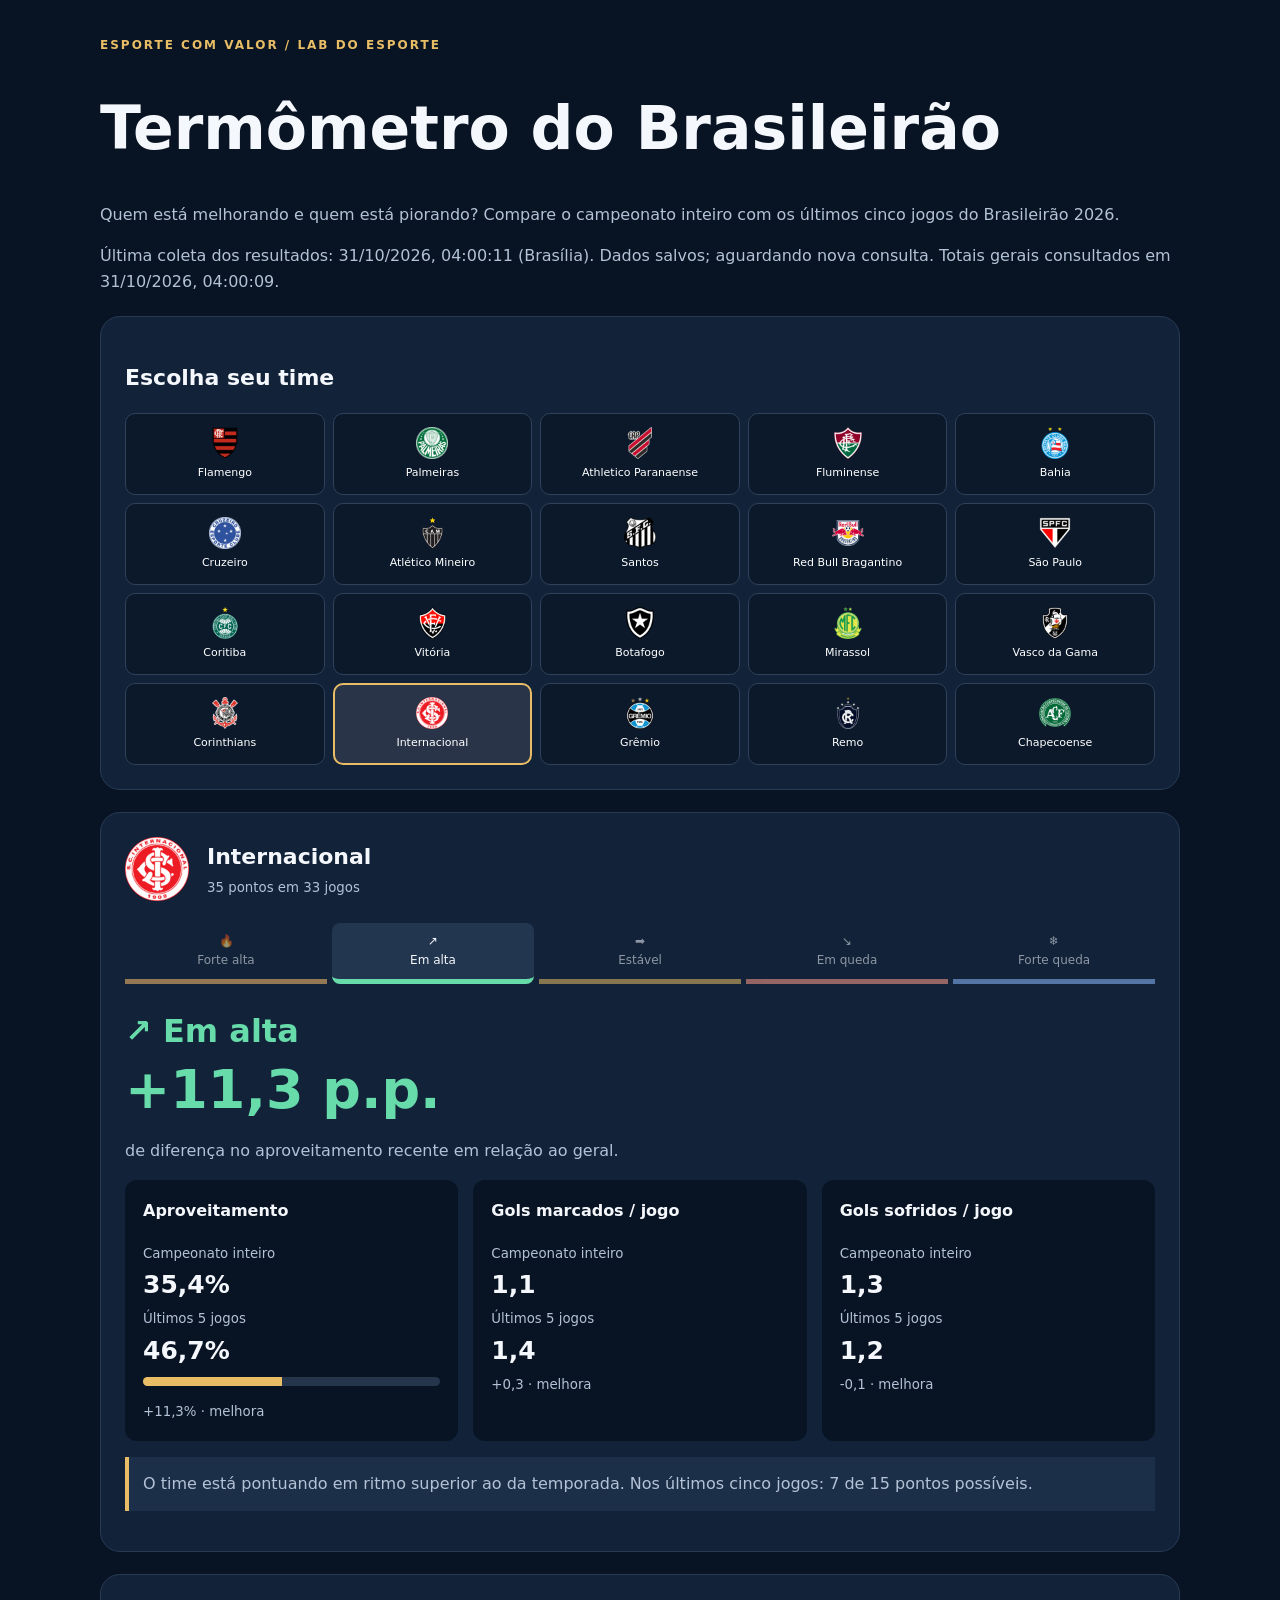
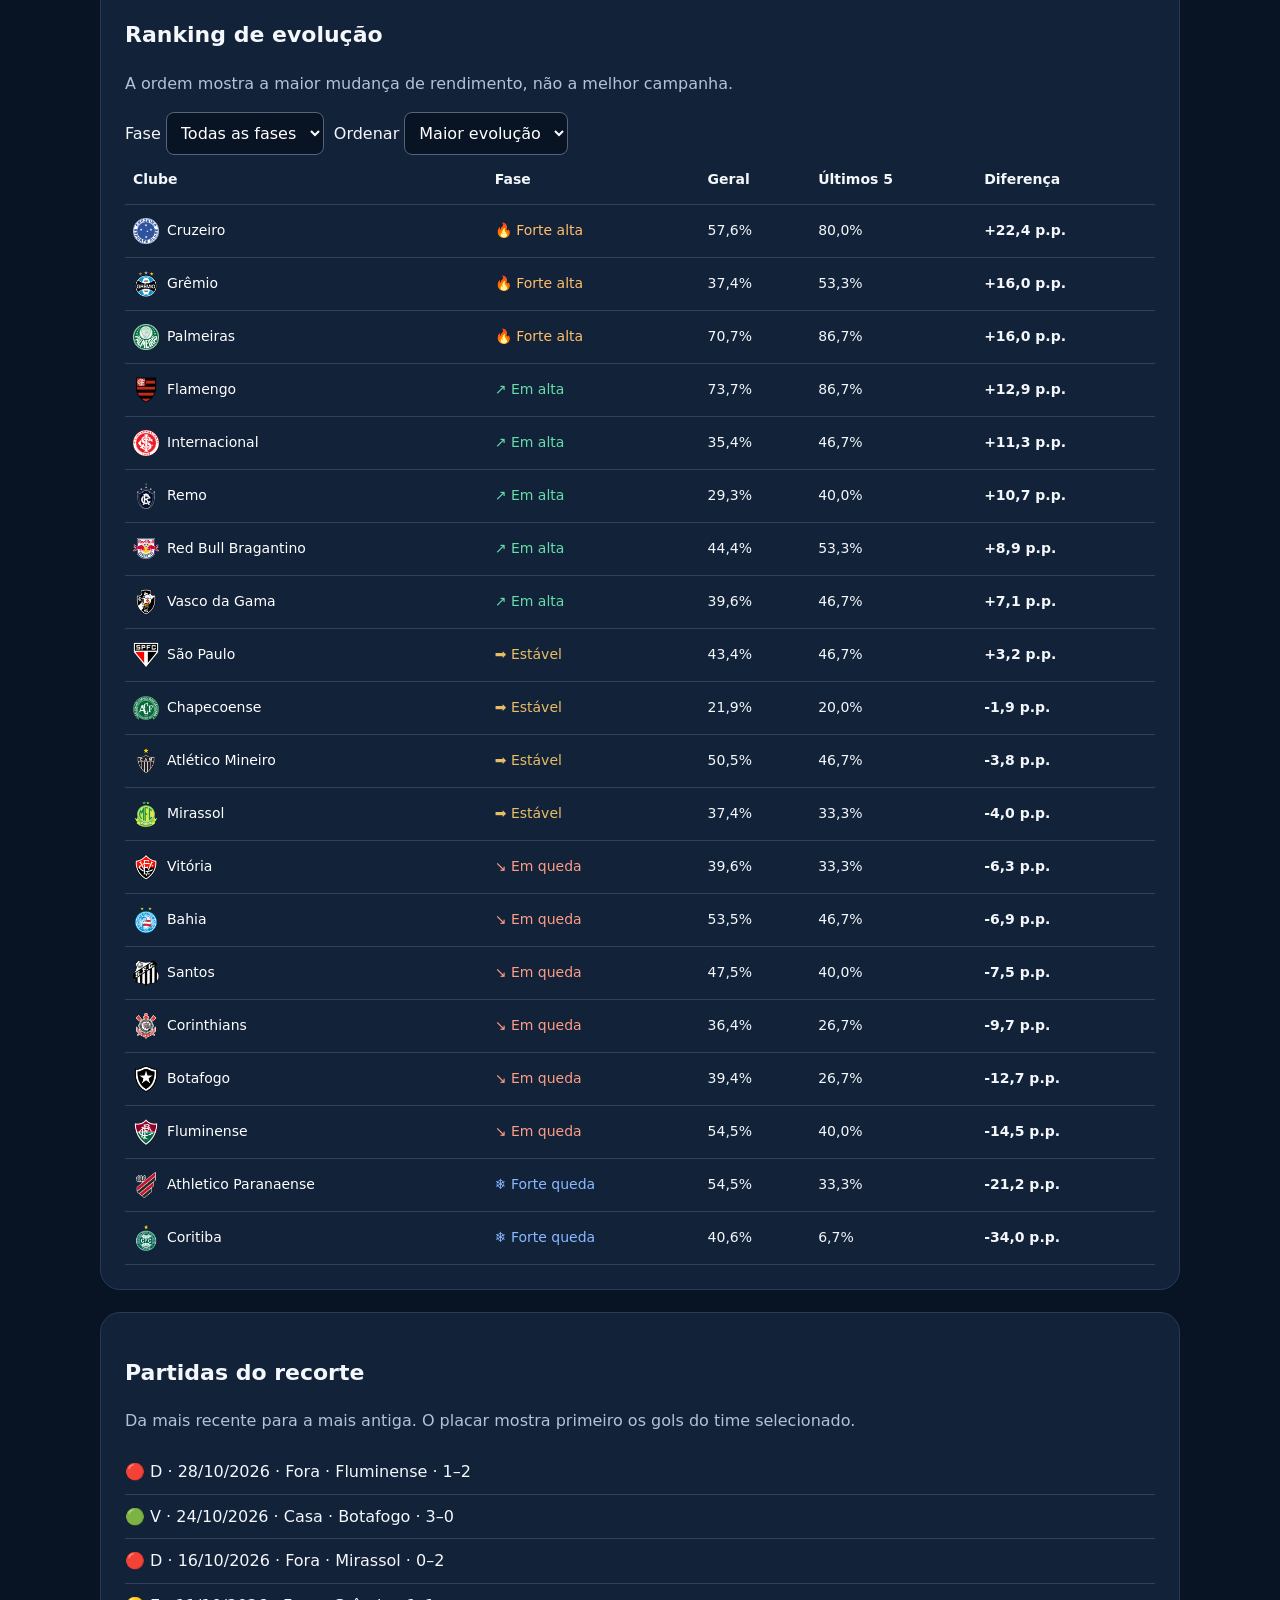
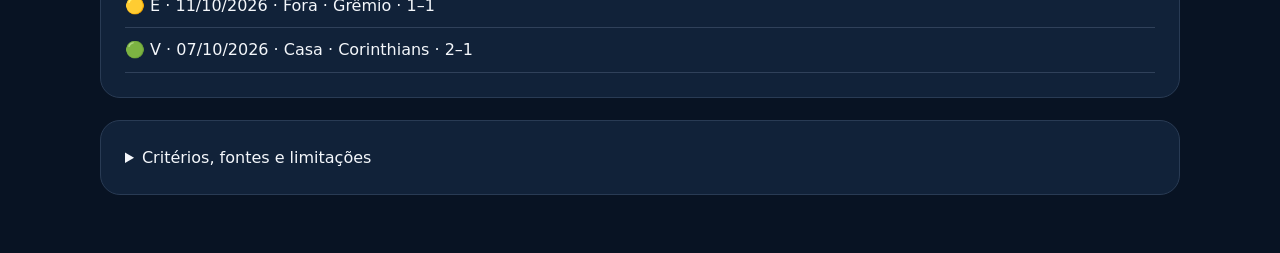
<file: termometro.html>
<!doctype html><html lang="pt-BR"><meta charset="utf-8"><meta name="viewport" content="width=device-width,initial-scale=1"><title>Termômetro do Brasileirão · Esporte com Valor</title><style>
:root{color-scheme:dark;--gold:#e8bd65;--muted:#b3c2d6}*{box-sizing:border-box}body{margin:0;background:#081323;color:#f4f7fb;font:16px/1.6 system-ui}main{max-width:1120px;margin:auto;padding:36px 20px}h1{font-size:clamp(34px,6vw,60px);line-height:1.1}h2{font-size:22px}p,small{color:var(--muted)}a,.brand{color:var(--gold)}.brand{font-size:12px;letter-spacing:2px;font-weight:800}.panel{background:#112239;border:1px solid #293b54;border-radius:20px;padding:24px;margin:22px 0}.teams{display:grid;grid-template-columns:repeat(5,1fr);gap:8px}.team{background:#0b192b;color:#fff;border:1px solid #30415a;border-radius:10px;padding:8px 3px;font-size:11px;cursor:pointer;min-height:82px}.team img{display:block;width:32px;height:32px;object-fit:contain;margin:0 auto 5px}.team[aria-pressed=true]{border:2px solid var(--gold);background:#293449}button{font:inherit;cursor:pointer}button:focus-visible,select:focus-visible{outline:3px solid var(--gold);outline-offset:3px}.hero{display:flex;align-items:center;gap:18px}.hero img{height:64px;width:64px;object-fit:contain}.hero h2{margin:0}.phase{font-size:32px;font-weight:850}.delta{font-size:54px;font-weight:850;line-height:1.2}.scale{display:grid;grid-template-columns:repeat(5,1fr);gap:5px;margin:22px 0}.scale span{padding:9px 3px;text-align:center;border-bottom:5px solid var(--tone);font-size:12px;opacity:.55}.scale span.active{opacity:1;background:#23364f;border-radius:8px}.metrics{display:grid;grid-template-columns:repeat(3,1fr);gap:15px}.metric{background:#081323;padding:18px;border-radius:12px}.metric strong{display:block;font-size:25px}.metric h3{font-size:16px;margin-top:0}.track{height:9px;background:#25364c;border-radius:8px;overflow:hidden;margin:6px 0 12px}.bar{height:100%;background:var(--gold)}.table-wrap{overflow-x:auto}table{width:100%;border-collapse:collapse;font-size:14px;white-space:nowrap}td,th{text-align:left;padding:13px 8px;border-bottom:1px solid #30415a}td img{height:26px;width:26px;object-fit:contain;vertical-align:middle;margin-right:8px}.link{border:0;background:none;color:#fff;padding:0;text-align:left}.game{padding:9px 0;border-bottom:1px solid #30415a}.notice{padding:14px;border-left:4px solid var(--gold);background:#1b3048}.filters{display:flex;gap:10px;flex-wrap:wrap}select{background:#081323;color:#fff;border:1px solid #53647b;border-radius:8px;padding:10px;font:inherit}summary{cursor:pointer}details p{font-size:13px}@media(max-width:700px){main{padding:28px 12px}.panel{padding:18px}.metrics{grid-template-columns:1fr}.scale span{font-size:10px}.delta{font-size:42px}}
</style><main><div class="brand">ESPORTE COM VALOR / LAB DO ESPORTE</div><h1>Termômetro do Brasileirão</h1><p>Quem está melhorando e quem está piorando? Compare o campeonato inteiro com os últimos cinco jogos do Brasileirão 2026.</p><p id="sync" role="status">Carregando a última coleta…</p><section class="panel"><h2>Escolha seu time</h2><div class="teams" id="teams" role="group" aria-label="Escolher time"></div></section><section class="panel" aria-live="polite" id="detail"></section><section class="panel"><h2>Ranking de evolução</h2><p>A ordem mostra a maior mudança de rendimento, não a melhor campanha.</p><div class="filters"><label>Fase <select id="filter"><option value="all">Todas as fases</option></select></label><label>Ordenar <select id="sort"><option value="desc">Maior evolução</option><option value="asc">Maior queda</option></select></label></div><div class="table-wrap"><table><thead><tr><th>Clube</th><th>Fase</th><th>Geral</th><th>Últimos 5</th><th>Diferença</th></tr></thead><tbody id="ranking"></tbody></table></div></section><section class="panel"><h2>Partidas do recorte</h2><p>Da mais recente para a mais antiga. O placar mostra primeiro os gols do time selecionado.</p><div id="history"></div></section><details class="panel"><summary>Critérios, fontes e limitações</summary><p>Aproveitamento = pontos ÷ (3 × jogos) × 100. Diferença = aproveitamento dos últimos cinco jogos menos o geral, em pontos percentuais. A classificação usa o valor sem arredondamento.</p><p>Forte alta: ≥ +15 p.p.; em alta: ≥ +5 e &lt; +15; estável: &gt; −5 e &lt; +5; em queda: &gt; −15 e ≤ −5; forte queda: ≤ −15. As faixas são critérios editoriais da ferramenta.</p><p>Gols marcados e sofridos são comparados por jogo. Sofrer menos representa melhora defensiva. As médias gerais só aparecem quando os totais de gols e o número de jogos correspondem à mesma classificação usada no comparativo.</p><p>O geral inclui os cinco jogos recentes. O termômetro descreve uma fase, sem ajustar força dos adversários, mando, lesões ou expulsões. Não prevê resultados. Clubes sem cinco partidas válidas ficam sem classificação.</p><p><a href="https://www.flashscore.com.br/futebol/brasil/brasileirao-serie-a/classificacao/hdLUdQGi/forma/geral/5/" target="_blank" rel="noopener">Resultados: Flashscore</a>. A coleta existente roda a cada 30 minutos entre 14h e 2h de Brasília; pode haver atraso. Falhas preservam a última coleta.</p><p>Totais gerais de gols: referência até 12/10/2026, acrescida dos resultados posteriores coletados pelo Flashscore. Fonte da referência: <a href="https://pt.wikipedia.org/wiki/Campeonato_Brasileiro_de_Futebol_de_2026_-_S%C3%A9rie_A" target="_blank" rel="noopener">Wikipédia, colaboradores</a>, <a href="https://creativecommons.org/licenses/by-sa/4.0/">CC BY-SA 4.0</a>. Dados extraídos e normalizados. Escudos pertencem aos clubes.</p></details></main><script>
const badges={"118":"[data-uri]","119":"[data-uri]","120":"[data-uri]","121":"[data-uri]","124":"[data-uri]","126":"[data-uri]","127":"[data-uri]","128":"[data-uri]","130":"[data-uri]","131":"[data-uri]","132":"[data-uri]","133":"[data-uri]","134":"[data-uri]","135":"[data-uri]","136":"[data-uri]","147":"[data-uri]","794":"[data-uri]","1062":"[data-uri]","1198":"[data-uri]","7848":"[data-uri]"};
const phases=[{name:'Forte alta',icon:'🔥',color:'#ffbd69'},{name:'Em alta',icon:'↗️',color:'#67dbaa'},{name:'Estável',icon:'➡️',color:'#e8bd65'},{name:'Em queda',icon:'↘️',color:'#ff9c86'},{name:'Forte queda',icon:'❄️',color:'#89b9ff'}];
const $=id=>document.getElementById(id),fmt=n=>n.toLocaleString('pt-BR',{minimumFractionDigits:1,maximumFractionDigits:1}),signed=n=>(n>0?'+':'')+fmt(n),esc=s=>String(s).replace(/[&<>"']/g,c=>({'&':'&amp;','<':'&lt;','>':'&gt;','"':'&quot;',"'":'&#39;'}[c]));
function phase(d){return d>=15?0:d>=5?1:d> -5?2:d> -15?3:4}
function metrics(t){const games=[...t.recent].sort((a,b)=>b.date-a.date).slice(0,5);if(games.length!==5||new Set(games.map(m=>m.id)).size!==5||games.some(m=>![0,1,3].includes(m.points))||!Number.isInteger(t.played)||t.played<5||t.points<0||t.points>3*t.played)return null;const pts=games.reduce((s,m)=>s+m.points,0);if(pts>t.points||t.points-pts>3*(t.played-5))return null;const general=t.points/(3*t.played)*100,recent=pts/15*100,delta=recent-general;return {games,pts,general,recent,delta,phase:phase(delta)}}
let live=null,standing=null,selected=119;
phases.forEach((p,i)=>{const o=document.createElement('option');o.value=i;o.textContent=p.icon+' '+p.name;$('filter').append(o)});
function render(){const t=live.teams.find(t=>t.id===selected),m=metrics(t);document.querySelectorAll('[data-team]').forEach(b=>b.setAttribute('aria-pressed',String(+b.dataset.team===selected)));if(!m){$('detail').textContent='Dados insuficientes para comparar este time.';$('history').replaceChildren();return}const p=phases[m.phase],g=t,same=true;
function metric(title,general,recent,unit,reverse=false){const available=general!==null,d=available?recent-general:null;return `<div class="metric"><h3>${title}</h3><small>Campeonato inteiro</small><strong>${available?fmt(general)+unit:'Indisponível'}</strong><small>Últimos 5 jogos</small><strong>${fmt(recent)+unit}</strong>${title==='Aproveitamento'?`<div class="track"><div class="bar" style="width:${recent}%"></div></div>`:''}<small>${d===null?'Totais gerais de gols pendentes de coleta compatível.':Math.abs(d)<1e-9?'Sem mudança':`${signed(d)}${unit} · ${((d>0)!==reverse)?'melhora':'queda'}`}</small></div>`}
const scores=m.games.map(g=>[g.venue==='Casa'?g.hg:g.ag,g.venue==='Casa'?g.ag:g.hg]);const validGoals=scores.every(a=>a.every(n=>Number.isInteger(n)&&n>=0));const gf=validGoals?scores.reduce((s,a)=>s+a[0],0)/5:null,ga=validGoals?scores.reduce((s,a)=>s+a[1],0)/5:null;
$('detail').innerHTML=`<div class="hero"><img src="${badges[t.id]}" alt="Escudo do ${esc(t.name)}"><div><h2>${esc(t.name)}</h2><small>${t.points} pontos em ${t.played} jogos</small></div></div><div class="scale">${phases.map((p,i)=>`<span class="${i===m.phase?'active':''}" style="--tone:${p.color}">${p.icon}<br>${p.name}</span>`).join('')}</div><div class="phase" style="color:${p.color}">${p.icon} ${p.name}</div><div class="delta" style="color:${p.color}">${signed(m.delta)} p.p.</div><p>de diferença no aproveitamento recente em relação ao geral.</p><div class="metrics">${metric('Aproveitamento',m.general,m.recent,'%')}${gf===null?'<p>Placares indisponíveis.</p>':metric('Gols marcados / jogo',same&&Number.isInteger(g.goalsFor)?g.goalsFor/t.played:null,gf,'')+metric('Gols sofridos / jogo',same&&Number.isInteger(g.goalsAgainst)?g.goalsAgainst/t.played:null,ga,'',true)}</div><p class="notice">${m.delta>=5?'O time está pontuando em ritmo superior ao da temporada.':m.delta<=-5?'O time está pontuando em ritmo inferior ao da temporada.':'O rendimento recente está próximo da média da temporada.'} Nos últimos cinco jogos: ${m.pts} de 15 pontos possíveis.</p>`;
$('history').replaceChildren();for(const g of m.games){const d=document.createElement('div');d.className='game';d.textContent=({3:'🟢 V',1:'🟡 E',0:'🔴 D'}[g.points])+' · '+new Date(g.date).toLocaleDateString('pt-BR',{timeZone:'America/Sao_Paulo'})+' · '+g.venue+' · '+g.opponent+' · '+g.score;$('history').append(d)}renderRanking()}
function renderRanking(){const rows=live.teams.map(t=>({t,m:metrics(t)})).filter(x=>$('filter').value==='all'||x.m?.phase===+$('filter').value).sort((a,b)=>{if(!a.m)return 1;if(!b.m)return -1;return ($('sort').value==='asc'?1:-1)*(a.m.delta-b.m.delta)||a.t.name.localeCompare(b.t.name)});$('ranking').replaceChildren();for(const {t,m}of rows){const tr=document.createElement('tr'),p=m?phases[m.phase]:null;tr.innerHTML=`<td><button class="link" data-id="${t.id}"><img src="${badges[t.id]}" alt="">${esc(t.name)}</button></td><td style="color:${p?.color||'#b3c2d6'}">${p?p.icon+' '+p.name:'Sem dados'}</td><td>${m?fmt(m.general)+'%':'—'}</td><td>${m?fmt(m.recent)+'%':'—'}</td><td><strong>${m?signed(m.delta)+' p.p.':'—'}</strong></td>`;tr.querySelector('button').onclick=()=>{selected=t.id;render();$('detail').scrollIntoView({block:'start'})};$('ranking').append(tr)}}
$('filter').onchange=renderRanking;$('sort').onchange=renderRanking;
async function init(){try{const r=await fetch('./forma.json',{cache:'no-store'});if(!r.ok)throw Error();live=await r.json();if(live.teams?.length!==20||!Number.isFinite(Date.parse(live.fetchedAt))||live.teams.some(t=>!Array.isArray(t.recent)||!badges[t.id]))throw Error();try{const s=await fetch('./classificacao.json',{cache:'no-store'});if(s.ok)standing=await s.json()}catch{}for(const t of live.teams){const b=document.createElement('button');b.className='team';b.dataset.team=t.id;b.setAttribute('aria-label','Selecionar '+t.name);const img=document.createElement('img');img.src=badges[t.id];img.alt='';b.append(img,document.createTextNode(t.name));b.onclick=()=>{selected=t.id;render()};$('teams').append(b)}$('sync').textContent='Última coleta dos resultados: '+new Date(live.fetchedAt).toLocaleString('pt-BR',{timeZone:'America/Sao_Paulo'})+' (Brasília).'+(Date.now()-Date.parse(live.fetchedAt)>36e5?' Dados salvos; aguardando nova consulta.':'')+(standing?.fetchedAt?' Totais gerais consultados em '+new Date(standing.fetchedAt).toLocaleString('pt-BR',{timeZone:'America/Sao_Paulo'})+'.':'');render()}catch{$('sync').textContent='Não foi possível carregar os dados. Tente novamente mais tarde.'}}
init();const report=()=>parent.postMessage({type:'ecv-thermo-height',height:Math.ceil(document.querySelector('main').getBoundingClientRect().height)+24},location.origin);new ResizeObserver(report).observe(document.querySelector('main'));
</script></html>
</file>
